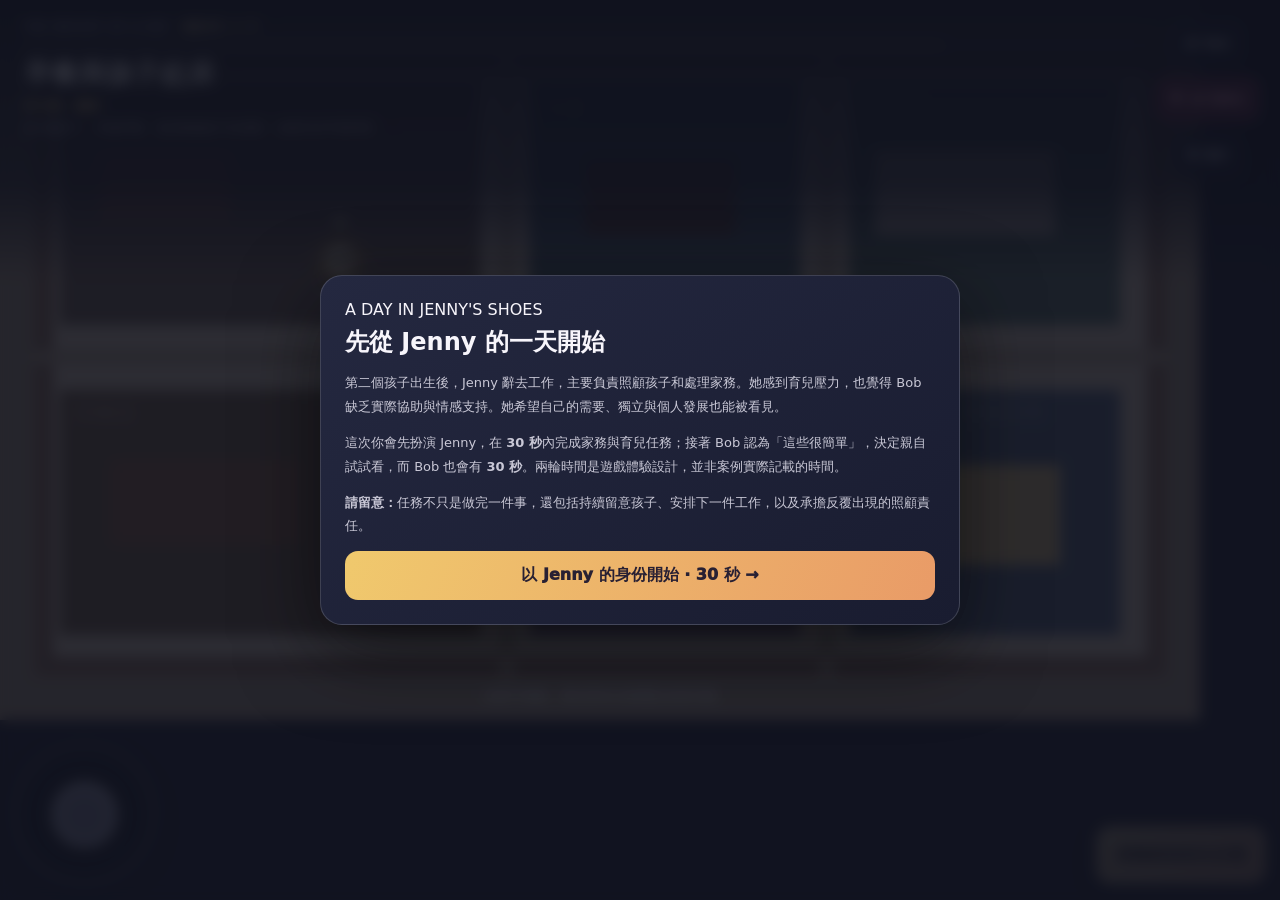
<file: family-scale/index.html>
<!doctype html><html lang="zh-Hant"><head><meta charset="utf-8"><meta name="viewport" content="width=device-width,initial-scale=1,maximum-scale=1,user-scalable=no,viewport-fit=cover"><meta name="theme-color" content="#17192a"><title>一天的重量｜2D 家庭城市探索</title>
<style>
*{box-sizing:border-box}
:root{--ink:#f7f5fb;--muted:#c8c7d5;--gold:#ffd36b;--pink:#f18ab0;--deep:#171a2d}
html,body{margin:0;width:100%;height:100%;overflow:hidden;background:#202234;color:var(--ink);font-family:system-ui,"Noto Sans TC",sans-serif}
button{font:inherit;cursor:pointer;touch-action:manipulation}
#world{position:fixed;inset:0;width:100%;height:100%;touch-action:none}
.hud-shade{position:fixed;z-index:6;top:0;left:0;right:0;height:280px;background:linear-gradient(180deg,rgba(15,18,32,.94) 0%,rgba(15,18,32,.72) 66%,rgba(15,18,32,0) 100%);pointer-events:none}
.hud{position:fixed;z-index:7;top:max(14px,env(safe-area-inset-top));left:18px;width:min(900px,calc(100vw - 108px));pointer-events:none;text-shadow:0 2px 10px #090b17aa}
.meta-row{display:flex;align-items:center;gap:12px;min-width:0}
.brand{font-size:9px;letter-spacing:.19em;font-weight:950;color:#b9b8ca;white-space:nowrap}
.stage{font-size:10px;font-weight:850;color:#f4dca2;white-space:nowrap}
.progress{height:3px;width:100%;margin:9px 0 12px;background:#ffffff30;border-radius:10px;overflow:hidden}
.progress i{display:block;height:100%;background:linear-gradient(90deg,#ed85ad,#ffd36b);width:0;transition:width .25s}
.title{font-size:clamp(19px,2.5vw,27px);font-weight:950;line-height:1.22;letter-spacing:.01em;margin:0 0 7px;color:#fff}
.hint{font-size:12px;color:#ffd989;font-weight:900;line-height:1.4}
.detail{font-size:11px;color:#d1d0dc;line-height:1.5;margin-top:4px;max-width:76ch}
.guide{display:flex;align-items:center;gap:9px;margin:0 0 7px;min-height:31px;pointer-events:none}
.guide-arrow{flex:0 0 28px;width:28px;height:28px;border:1.5px solid #ffd36b;border-radius:50%;display:grid;place-items:center;color:#242033;background:#ffd36b;font-size:19px;font-weight:1000;line-height:1;transform-origin:center;transition:transform .12s;box-shadow:0 0 16px #ffd36b4d}
.guide-copy{min-width:0;display:flex;align-items:baseline;gap:7px;flex-wrap:wrap}
.guide-copy small{font-size:9px;color:#aaa9be;letter-spacing:.12em;font-weight:900}
.guide-copy b{font-size:12px;color:#fff;font-weight:950}
.guide-copy span{font-size:10px;color:#c7c5d4}
.guide.hidden{display:none}
.right{position:fixed;z-index:9;right:13px;top:max(14px,env(safe-area-inset-top));display:flex;align-items:center;flex-direction:column;gap:9px;pointer-events:auto}
.pill{width:46px;height:46px;padding:0;border:1px solid #ffffff35;border-radius:50%;color:#fff;background:rgba(25,28,47,.86);display:flex;align-items:center;justify-content:center;gap:7px;font-size:14px;font-weight:900;box-shadow:0 6px 20px #08091440;backdrop-filter:blur(12px);transition:transform .15s,border-color .15s,background .15s}
.pill:active{transform:scale(.94)}
.pill:hover{border-color:#ffd36b;background:#343148}
#childNeed{color:#ffb2cf;border-color:#df83a65c;background:rgba(92,40,67,.86)}
#pause{color:#d6d5e2}
.ui-icon{font-size:17px;line-height:1}
.button-label{display:none}
.controls{position:fixed;z-index:5;left:14px;right:14px;bottom:calc(16px + env(safe-area-inset-bottom));display:flex;justify-content:space-between;align-items:flex-end;pointer-events:none}
.joy{width:140px;height:140px;border-radius:50%;border:2px solid #ffffff65;background:#17192378;display:grid;place-items:center;touch-action:none;pointer-events:auto;box-shadow:0 8px 24px #08091444}
.knob{width:65px;height:65px;border-radius:50%;border:3px solid #ffffffcc;background:#999bb9df;pointer-events:none;box-shadow:inset 0 2px 8px #fff4}
.action{pointer-events:auto;border:1px solid #fff9;border-radius:15px;padding:15px 20px;background:linear-gradient(145deg,#f5d77e,#eea16c);color:#282032;font-weight:950;min-height:58px;box-shadow:0 8px 24px #08091455}
.action:disabled{opacity:.64;filter:saturate(.55)}
.toast{position:fixed;z-index:10;left:50%;bottom:calc(178px + env(safe-area-inset-bottom));transform:translate(-50%,10px);opacity:0;background:#171923f5;border:1px solid #ffffff28;border-radius:14px;padding:12px 16px;font-size:12px;max-width:min(520px,88vw);text-align:center;line-height:1.55;box-shadow:0 10px 28px #08091466;transition:.2s;pointer-events:none}
.toast.show{opacity:1;transform:translate(-50%,0)}
.overlay{position:fixed;z-index:12;inset:0;display:none;place-items:center;padding:16px;background:#10121ddd;backdrop-filter:blur(7px)}
.overlay.show{display:grid}
.modal{width:min(640px,100%);max-height:90vh;overflow:auto;padding:24px;border-radius:22px;background:linear-gradient(145deg,#242840,#191c30);border:1px solid #ffffff28;box-shadow:0 25px 80px #0008}
.modal h2{margin:7px 0;font-size:24px}
.modal p{font-size:13px;line-height:1.8;color:#c9c8d6}
.primary{width:100%;border:0;border-radius:13px;padding:14px;background:linear-gradient(110deg,#f0c96d,#e99b67);font-weight:950;color:#282033}
.theories{display:grid;grid-template-columns:1fr 1fr;gap:8px}
.theories div{background:#292c43;padding:10px;border-radius:10px;font-size:11px;line-height:1.7}
.theories b{display:block;color:#f3c96f}
.actor{display:none}
@media(min-width:700px){
 .hud{top:20px;left:24px;width:min(920px,calc(100vw - 120px))}
 .right{right:20px;top:20px;gap:10px}
 .pill{width:auto;min-width:46px;padding:0 14px;border-radius:14px;justify-content:flex-start}
 .button-label{display:inline;font-size:11px}
 .ui-icon{font-size:15px}
 .guide{margin-bottom:8px}
 .detail{font-size:12px}
}
@media(max-width:600px){
 .hud-shade{height:255px;background:linear-gradient(180deg,rgba(15,18,32,.96) 0%,rgba(15,18,32,.78) 73%,rgba(15,18,32,0) 100%)}
 .hud{top:max(9px,env(safe-area-inset-top));left:12px;width:calc(100vw - 70px)}
 .meta-row{gap:8px}
 .brand{font-size:8px;letter-spacing:.14em}
 .stage{font-size:9px}
 .progress{margin:7px 0 9px;height:3px}
 .title{font-size:17px;line-height:1.24;margin-bottom:6px;max-width:100%}
 .guide{gap:7px;margin-bottom:6px;min-height:27px}
 .guide-arrow{flex-basis:25px;width:25px;height:25px;font-size:17px}
 .guide-copy{gap:5px}
 .guide-copy small{font-size:8px}
 .guide-copy b{font-size:11px}
 .guide-copy span{font-size:9px}
 .hint{font-size:10px}
 .detail{font-size:10px;line-height:1.4;margin-top:4px;display:-webkit-box;-webkit-box-orient:vertical;-webkit-line-clamp:2;overflow:hidden}
 .right{top:max(10px,env(safe-area-inset-top));right:9px;gap:7px}
 .pill{width:39px;height:39px;min-width:39px}
 .ui-icon{font-size:15px}
 .controls{left:10px;right:10px;bottom:calc(12px + env(safe-area-inset-bottom))}
 .joy{width:116px;height:116px}
 .knob{width:55px;height:55px}
 .action{font-size:11px;padding:12px 13px;min-height:51px;border-radius:13px}
 .toast{bottom:calc(142px + env(safe-area-inset-bottom));font-size:11px}
 .theories{grid-template-columns:1fr}
}
@media(max-height:650px) and (max-width:600px){
 .hud-shade{height:205px}
 .detail{display:none}
 .right{top:max(7px,env(safe-area-inset-top));gap:5px}
 .pill{width:34px;height:34px;min-width:34px}
 .controls{bottom:calc(8px + env(safe-area-inset-bottom))}
 .joy{width:92px;height:92px}
 .knob{width:44px;height:44px}
 .action{min-height:45px}
}

.reflection-overlay{z-index:20;background:rgba(10,12,23,.78);backdrop-filter:blur(12px);padding:18px}
.reflection-panel{position:relative;width:min(760px,100%);max-height:min(88vh,820px);overflow:auto;padding:0;border-radius:26px;background:#f2eee6;color:#29263a;border:1px solid #fff8;box-shadow:0 30px 100px #050611aa}
.reflection-top{padding:20px 25px 17px;background:linear-gradient(115deg,#39334d,#5e506c);color:#fff;position:relative;overflow:hidden}
.reflection-top:after{content:"";position:absolute;width:220px;height:220px;border-radius:50%;right:-80px;top:-115px;border:1px solid #ffffff24;box-shadow:0 0 0 24px #ffffff08,0 0 0 48px #ffffff05}
.reflection-eyebrow{font-size:10px;letter-spacing:.17em;font-weight:950;color:#f4d99b}
.reflection-headline{display:flex;align-items:center;gap:13px;margin-top:10px;position:relative;z-index:1}
.reflection-icon{width:52px;height:52px;flex:0 0 52px;border-radius:17px;background:#ffffff19;border:1px solid #ffffff38;display:grid;place-items:center;font-size:27px}
.reflection-headline h2{margin:0;font-size:clamp(19px,3vw,26px);line-height:1.25;color:white}
.reflection-sub{font-size:11px;color:#e0d9e9;margin-top:5px}
.reflection-body{padding:20px 25px 24px;display:grid;grid-template-columns:1fr 1fr;gap:12px}
.reflection-block{padding:15px 16px;border-radius:17px;background:#fff;border:1px solid #ded8ce;min-width:0}
.reflection-block.full{grid-column:1/-1}
.reflection-label{font-size:9px;letter-spacing:.13em;font-weight:950;color:#82778a;text-transform:uppercase;margin-bottom:7px}
.reflection-text{font-size:13px;line-height:1.75;color:#454052}
.reflection-quote{font-size:15px;line-height:1.65;font-weight:750;color:#393348}
.theory-block{background:#e7e0ef;border-color:#d4c8e1}
.theory-tag{display:inline-flex;align-items:center;gap:6px;border-radius:99px;background:#554467;color:#fff;padding:6px 10px;font-size:10px;font-weight:900;margin-bottom:9px}
.theory-name{font-size:17px;font-weight:950;color:#3c304e;line-height:1.35;margin-bottom:5px}
.theory-copy{font-size:12px;line-height:1.75;color:#50465d}
.reflection-question{border-left:3px solid #c18a50;padding:3px 0 3px 12px;font-size:12px;line-height:1.7;color:#5c4b3c}
.reflection-footer{padding:0 25px 22px;display:flex;align-items:center;justify-content:space-between;gap:12px}
.reflection-footnote{font-size:10px;color:#8b8490;line-height:1.5}
.reflection-next{border:0;border-radius:13px;padding:13px 20px;background:linear-gradient(110deg,#edcf83,#e7a36f);color:#30273b;font-size:13px;font-weight:950;white-space:nowrap;box-shadow:0 5px 15px #76553822}
@media(max-width:600px){
 .reflection-overlay{padding:10px}.reflection-panel{border-radius:21px;max-height:91vh}
 .reflection-top{padding:16px 17px 14px}.reflection-icon{width:43px;height:43px;flex-basis:43px;font-size:23px;border-radius:14px}
 .reflection-headline{gap:10px;margin-top:8px}.reflection-headline h2{font-size:19px}.reflection-sub{font-size:10px}
 .reflection-body{padding:13px;grid-template-columns:1fr;gap:9px}.reflection-block{padding:12px 13px;border-radius:14px}.reflection-block.full{grid-column:auto}
 .reflection-text{font-size:12px;line-height:1.65}.reflection-quote{font-size:13px}.theory-name{font-size:15px}.theory-copy{font-size:11px}
 .reflection-footer{padding:0 13px 14px;align-items:stretch;flex-direction:column}.reflection-footnote{font-size:9px}.reflection-next{width:100%;padding:13px}
}
.timer{display:inline-flex;align-items:center;gap:7px;padding:7px 12px;border:1px solid #ffffff38;border-radius:99px;background:rgba(24,27,46,.9);color:#fff;font-size:13px;font-weight:950;font-variant-numeric:tabular-nums;letter-spacing:.06em;box-shadow:0 5px 18px #08091444}
.timer.hidden{display:none}.timer:before{content:"◷";font-size:15px;color:#f5d77e}.timer.urgent{background:#6f2838;border-color:#ff8c9e;animation:timerPulse .7s infinite alternate}.timer.urgent:before{color:#ffbdc5}
@keyframes timerPulse{from{box-shadow:0 0 0 0 #ff718733}to{box-shadow:0 0 0 5px #ff718722}}
.dialog-overlay{z-index:22;background:rgba(10,12,23,.82);backdrop-filter:blur(12px);padding:16px}.dialog-card{width:min(680px,100%);max-height:90vh;overflow:auto;border-radius:25px;background:#f2eee6;color:#302b3d;box-shadow:0 28px 90px #0009;border:1px solid #fff8}
.dialog-head{padding:21px 24px 18px;background:linear-gradient(120deg,#3c344f,#65536f);color:#fff}.dialog-kicker{font-size:10px;letter-spacing:.17em;font-weight:950;color:#f5dca1}.dialog-head h2{font-size:clamp(21px,3vw,28px);line-height:1.25;margin:7px 0 0}
.dialog-body{padding:19px 22px;display:flex;flex-direction:column;gap:11px}.dialog-line{display:grid;grid-template-columns:74px 1fr;gap:11px;align-items:start}.dialog-speaker{font-size:11px;font-weight:950;color:#6c5a78;padding-top:10px}.dialog-bubble{border-radius:16px;background:#fff;border:1px solid #e2dcd3;padding:12px 15px;font-size:13px;line-height:1.75;color:#474151}
.dialog-line.bob .dialog-bubble{background:#e7f1f1;border-color:#cbdede}.dialog-line.jenny .dialog-bubble{background:#f7eaf0;border-color:#ecd5df}.dialog-line.worker .dialog-bubble{background:#eee8f5;border-color:#ded3e9}
.dialog-foot{padding:0 22px 22px}.dialog-button{width:100%;border:0;border-radius:14px;padding:14px 18px;background:linear-gradient(110deg,#edcf83,#e7a36f);color:#30273b;font-size:13px;font-weight:950}
@media(max-width:600px){.timer{padding:6px 9px;font-size:11px;gap:5px}.dialog-overlay{padding:10px}.dialog-card{border-radius:20px;max-height:92vh}.dialog-head{padding:16px 17px 14px}.dialog-head h2{font-size:20px}.dialog-body{padding:13px;gap:8px}.dialog-line{grid-template-columns:56px 1fr;gap:7px}.dialog-speaker{font-size:10px}.dialog-bubble{font-size:12px;line-height:1.65;padding:10px 12px}.dialog-foot{padding:0 13px 14px}}

.mini-overlay{z-index:24;background:rgba(9,12,22,.86);backdrop-filter:blur(13px);padding:14px}
.mini-card{width:min(620px,100%);max-height:92vh;overflow:auto;border-radius:25px;background:#f4f0e8;color:#302b3d;border:1px solid #ffffff55;box-shadow:0 28px 90px #000a}
.mini-head{padding:20px 23px 17px;background:linear-gradient(120deg,#284957,#416a70);color:#fff}
.mini-kicker{font-size:10px;letter-spacing:.16em;font-weight:950;color:#f5dca1}
.mini-head h2{font-size:clamp(21px,3vw,27px);line-height:1.25;margin:8px 0 5px}
.mini-head p{font-size:12px;line-height:1.6;color:#e0eceb;margin:0}
.mini-timer{float:right;border-radius:99px;padding:7px 11px;background:#182e3a;color:#ffe4a5;font-size:13px;font-weight:950;font-variant-numeric:tabular-nums}
.mini-body{padding:19px 22px;display:flex;flex-direction:column;gap:12px}
.mini-progress{font-size:11px;font-weight:900;color:#776d80;display:flex;justify-content:space-between}
.mini-choices{display:grid;grid-template-columns:1fr;gap:9px}
.mini-choice{display:flex;align-items:center;gap:13px;text-align:left;padding:13px 15px;border-radius:15px;border:1px solid #ddd6cb;background:#fff;color:#3f3948;font-size:13px;font-weight:850;line-height:1.5}
.mini-choice .emoji{font-size:25px;width:34px;text-align:center;flex:0 0 34px}
.mini-choice:disabled{opacity:.48}
.mini-choice.done{background:#e2efe7;border-color:#a7c8b2;color:#315b43}
.mini-choice .tick{margin-left:auto;font-size:17px}
.mini-feedback{min-height:42px;border-radius:13px;background:#e9e3ef;padding:11px 13px;font-size:12px;line-height:1.65;color:#51445e}
.mini-foot{padding:0 22px 21px}
.mini-result{display:none;border-radius:15px;padding:13px 15px;background:#e4eee9;color:#315b43;font-size:13px;line-height:1.7}
.mini-result.show{display:block}
.mini-next{width:100%;border:0;border-radius:14px;padding:14px 18px;background:linear-gradient(110deg,#edcf83,#e7a36f);color:#30273b;font-size:13px;font-weight:950}
@media(max-width:600px){.mini-overlay{padding:9px}.mini-card{border-radius:20px;max-height:94vh}.mini-head{padding:16px 17px 14px}.mini-body{padding:13px;gap:9px}.mini-choice{padding:11px 12px;font-size:12px}.mini-foot{padding:0 13px 14px}}
.mini-choices{display:grid;grid-template-columns:1fr;gap:9px}.mini-choice{display:flex;align-items:center;gap:13px;text-align:left;padding:13px 15px;border-radius:15px;border:1px solid #ddd6cb;background:#fff;color:#3f3948;font-size:13px;font-weight:850;line-height:1.5;cursor:pointer}.mini-choice .emoji{font-size:25px;width:34px;text-align:center;flex:0 0 34px}.mini-choice:disabled{opacity:.48}.mini-choice.done{background:#e2efe7;border-color:#a7c8b2;color:#315b43}.mini-choice.wrong{background:#f7e7e4;border-color:#dfb6ac}.mini-choice .tick{margin-left:auto;font-size:17px}
.role-switch-hint{position:fixed;top:calc(env(safe-area-inset-top,0px) + 14px);left:14px;z-index:12;max-width:min(270px,68vw);padding:10px 13px;border-radius:14px;background:rgba(38,31,52,.94);border:1px solid #f0d38a;color:#fff;box-shadow:0 8px 25px #0005;pointer-events:none;display:flex;flex-direction:column;gap:3px}.role-switch-hint b{font-size:12px;color:#f3d68d}.role-switch-hint span{font-size:10px;line-height:1.45;color:#eee8f4}.role-switch-hint.hidden{display:none}
</style></head><body><canvas id="world"></canvas>
<div class="hud-shade"></div>
<div class="hud">
 <div class="meta-row"><span class="brand">THE WEIGHT OF A DAY</span><span class="stage" id="num">FAMILY DAY</span><span class="timer hidden" id="timer">00:30</span></div>
 <div class="progress"><i id="bar"></i></div>
 <div class="title" id="title">先看見 Jenny 的一天</div>
 <div class="guide hidden" id="guide"><div class="guide-arrow" id="guideArrow">➤</div><div class="guide-copy"><small>目的地</small><b id="guideName">廚房</b><span id="guideDistance">開始後顯示方向</span></div></div>
 <div class="hint" id="hint">準備進入家中</div>
 <div class="detail" id="detail"></div>
</div>
<div class="right">
 <button class="pill" id="person" aria-label="切換角色" title="切換角色"><span class="ui-icon">⇄</span><span class="button-label" id="personLabel">Bob</span></button>
 <button class="pill" id="childNeed" aria-label="孩子需要你" title="孩子需要你"><span class="ui-icon">♥</span><span class="button-label">孩子需要你</span></button>
 <button class="pill" id="pause" aria-label="暫停" title="暫停"><span class="ui-icon">Ⅱ</span><span class="button-label">暫停</span></button>
</div>
<div class="role-switch-hint hidden" id="roleSwitchHint"><b>下一段需要 Jenny</b><span>請切換至 Jenny，再前往社工會談室</span></div>
<div class="actor" id="actor">2D 家庭場景｜Bob 的視角</div>
<div class="controls"><div class="joy" id="joy"><div class="knob" id="knob"></div></div><button class="action" id="act" disabled>接近黃色標記後互動</button></div><div class="toast" id="toast"></div>
<div class="overlay show" id="intro"><div class="modal"><div class="kicker">A DAY IN JENNY'S SHOES</div><h2>先從 Jenny 的一天開始</h2><p>第二個孩子出生後，Jenny 辭去工作，主要負責照顧孩子和處理家務。她感到育兒壓力，也覺得 Bob 缺乏實際協助與情感支持。她希望自己的需要、獨立與個人發展也能被看見。</p><p>這次你會先扮演 Jenny，在 <b>30 秒</b>內完成家務與育兒任務；接著 Bob 認為「這些很簡單」，決定親自試試看，而 Bob 也會有 <b>30 秒</b>。兩輪時間是遊戲體驗設計，並非案例實際記載的時間。</p><p><b>請留意：</b>任務不只是做完一件事，還包括持續留意孩子、安排下一件工作，以及承擔反覆出現的照顧責任。</p><button class="primary" id="start">以 Jenny 的身份開始 · 30 秒 →</button></div></div>
<div class="overlay" id="pauseBox"><div class="modal"><h2>暫停一下</h2><p>準備好後繼續探索。</p><button class="primary" id="resume">繼續</button></div></div>
<div class="overlay" id="childNeedBox"><div class="modal"><div class="kicker">FAMILY REMINDER</div><h2>孩子需要你</h2><p id="childNeedText">孩子需要你的陪伴與照顧。請先查看目前的任務。</p><button class="primary" id="childNeedClose">我知道了，繼續照顧</button></div></div>
<div class="overlay reflection-overlay" id="reflection">
 <section class="reflection-panel" role="dialog" aria-modal="true" aria-labelledby="reflectionTitle">
  <header class="reflection-top"><div class="reflection-eyebrow" id="reflectionEyebrow">TASK COMPLETE · FAMILY DAY</div>
   <div class="reflection-headline"><div class="reflection-icon" id="reflectionIcon">🧹</div><div><h2 id="reflectionTitle">整理客廳與收拾玩具</h2><div class="reflection-sub" id="reflectionSub">10:00 · 客廳</div></div></div>
  </header>
  <div class="reflection-body">
   <div class="reflection-block full"><div class="reflection-label" id="storyLabel">你剛剛經歷的事</div><div class="reflection-text" id="reflectionStory"></div></div>
   <div class="reflection-block"><div class="reflection-label" id="quoteLabel">Bob 的發現</div><div class="reflection-quote" id="reflectionQuote"></div></div>
   <div class="reflection-block theory-block"><div class="reflection-label">理論視角</div><div class="theory-tag">✦ FEMINIST LENS</div><div class="theory-name" id="reflectionTheory"></div><div class="theory-copy" id="reflectionTheoryCopy"></div></div>
   <div class="reflection-block full"><div class="reflection-label">停一停，想一想</div><div class="reflection-question" id="reflectionQuestion"></div></div>
  </div>
  <footer class="reflection-footer"><div class="reflection-footnote">理論不是替角色下判斷，而是幫助我們看見日常背後的性別分工與權力關係。</div><button class="reflection-next" id="reflectionNext">繼續下一個任務 →</button></footer>
 </section>
</div>
<div class="overlay dialog-overlay" id="middleTalk"><section class="dialog-card"><header class="dialog-head"><div class="dialog-kicker">A CONVERSATION AT HOME · AFTER JENNY'S TURN</div><h2>「這些事情有這麼難嗎？」</h2></header><div class="dialog-body"><div class="dialog-line jenny"><div class="dialog-speaker">Jenny</div><div class="dialog-bubble">這些事情每天都會重複。做完早餐，還要留意孩子、收拾、洗衣；有時候我才剛坐下，孩子又有需要。我不是只做一件事，而是一直要記住下一件事。</div></div><div class="dialog-line bob"><div class="dialog-speaker">Bob</div><div class="dialog-bubble">我可以做啊。這些事情看起來很簡單，我試一次就知道了。</div></div><div class="dialog-line jenny"><div class="dialog-speaker">Jenny</div><div class="dialog-bubble">那你試試看吧。我不是要跟你比誰比較辛苦，只是希望你也能看見，照顧和家務實際上需要多少時間和心力。</div></div></div><div class="dialog-foot"><button class="dialog-button" id="bobTry">換 Bob 試試看 · 30 秒 →</button></div></section></div>
<div class="overlay dialog-overlay" id="finalTalk"><section class="dialog-card"><header class="dialog-head"><div class="dialog-kicker">SOCIAL WORKER'S ROOM · FAMILY CONVERSATION</div><h2>Bob 終於看見 Jenny 的一天</h2></header><div class="dialog-body"><div class="dialog-line worker"><div class="dialog-speaker">社工</div><div class="dialog-bubble">Bob，經過兩次體驗和今天的討論，你現在怎麼看待家中的照顧與分工？</div></div><div class="dialog-line bob"><div class="dialog-speaker">Bob</div><div class="dialog-bubble">我以前覺得這些事情很簡單，還以為只要安排好就可以。我錯了。你每天不只是做家務，還要一直留意孩子的需要、安撫他們、安排下一件事，幾乎沒有真正的下班時間。你真的很累。</div></div><div class="dialog-line jenny"><div class="dialog-speaker">Jenny</div><div class="dialog-bubble">我需要的不只是你說理解，而是實際分擔。我也希望能繼續上課，保留自己的發展空間。</div></div><div class="dialog-line bob"><div class="dialog-speaker">Bob</div><div class="dialog-bubble">我願意在你上課時照顧孩子，也想和你一起重新安排家務與育兒。我知道這不是一次就能解決的事，我們可以定期談談，看分工是否公平。</div></div><div class="dialog-line worker"><div class="dialog-speaker">社工</div><div class="dialog-bubble">這是一個新的開始。接下來仍要持續檢視雙方的休息、個人時間和親職參與，再按需要調整。</div></div></div><div class="dialog-foot"><button class="dialog-button" id="finalContinue">回顧女性主義觀點與處遇 →</button></div></section></div>
<div class="overlay mini-overlay" id="miniGame"><section class="mini-card" role="dialog" aria-modal="true" aria-labelledby="miniTitle"><header class="mini-head"><span class="mini-timer" id="miniTimer">00:08</span><div class="mini-kicker" id="miniKicker">BOB'S QUICK CHALLENGE</div><span class="mini-game-tag" id="miniType">MINI GAME 1 / 9</span><h2 id="miniTitle">一日中的小挑戰</h2><p id="miniPrompt">完成這個小遊戲，看看照顧工作需要哪些判斷。</p></header><div class="mini-body"><div class="mini-progress"><span id="miniProgress">進度 0 / 3</span><span id="miniInstruction">依提示完成挑戰</span></div><div class="mini-choices" id="miniChoices"></div><div class="mini-feedback" id="miniFeedback">開始挑戰。</div><div class="mini-result" id="miniResult"></div></div><footer class="mini-foot"><button class="mini-next" id="miniNext" style="display:none">繼續 Bob 的家務挑戰 →</button></footer></section></div><div class="overlay" id="end"><div class="modal"><div class="kicker">CASE JOURNEY COMPLETE</div><h2>看見彼此，才有新的可能。</h2><p>你先以 Jenny 的身份進行 30 秒家務挑戰，再讓 Bob 用同樣的 30 秒嘗試同一組工作，之後進入個別會談與家庭協商。限時是遊戲體驗設計，不是案例實際時間。案例中的處遇方向包括 Bob 在 Jenny 上課期間照顧孩子；這是重要改變，但不能推論所有不平等已經消失，仍需持續追蹤。</p><h3>五個女性主義鏡頭</h3><div class="theories"><div><b>自由主義女性主義</b>Jenny 是否有進修、工作與個人發展的機會？</div><div><b>基進女性主義</b>家庭權力與照顧責任是否受到父權角色影響？</div><div><b>社會主義女性主義</b>有薪與無酬勞動如何被衡量？</div><div><b>文化女性主義</b>關懷與照顧是否受到肯定，而非被視為女性天職？</div><div><b>後現代女性主義</b>「男主外、女主內」如何透過家庭經驗與文化期待被建構？</div></div><h3>整合女性主義處遇六步驟</h3><p>1. 了解家庭處境與需求；2. 透過家務日記讓付出與不平等變得可見；3. 挑戰傳統性別觀念；4. 協商新的家庭分工；5. 支持雙方自主發展；6. 持續追蹤與調整。案例中 Bob 同意在 Jenny 上課期間照顧孩子，但仍需持續檢視分工是否公平。</p><button class="primary" id="again">再玩一次</button></div></div>
<script>
const $=id=>document.getElementById(id),c=$('world'),g=c.getContext('2d');let w=innerWidth,h=innerHeight,dpr=1,scene='home',started=false,paused=false,finished=false,idx=0,toastT=0,joy={x:0,y:0},keys={},cam={x:0,y:0},p={x:480,y:470},pointer=null;
let runPhase='jenny',phaseActive=false,phaseDuration=30,phaseRemaining=30,phaseCompleted=0,childNeedPaused=false;
let miniGameActive=false,miniGameRemaining=8,miniGameStep=0,miniGameFinished=false,miniGameTaskIndex=0,miniGameSelected=[];
const home=[['07:00','早餐與孩子起床','廚房',340,260,'🍳','孩子醒來了。準備早餐、留意兩個孩子的需要，也要安排早晨時間。','「原來早上不是只做一頓早餐，還要同時安排時間和照顧孩子。」','社會主義女性主義｜無酬勞動','家務與育兒維持家庭運作，卻沒有薪水標籤。不能只用收入衡量家庭成員的貢獻。'],['08:30','照顧孩子、安撫與陪伴','客廳',650,260,'🧸','孩子需要陪伴，也可能哭鬧或突然需要你。你要持續觀察、回應和安撫。','「真正的照顧需要投入注意力，也需要情感支持。」','文化女性主義｜關懷的價值','關懷與關係維繫是重要的家庭勞動，不應因沒有薪水而被低估。'],['10:00','整理客廳與收拾玩具','客廳',650,440,'🧹','玩具散落一地，生活空間需要整理。家務不是做一次便結束，而是持續出現。','「家務不是偶爾幫忙，而是反覆發生、需要有人持續負責。」','基進女性主義｜私領域性別角色','檢視為何照顧與整理容易被認為是母親的責任，以及傳統性別角色如何在家庭日常中運作。'],['11:30','洗衣、晾衣與整理衣物','洗衣區',950,260,'🧺','衣服要分類、清洗、晾曬，之後還要收回和整理。','「每一項家務都有流程。若我沒有做，工作不會消失，只會留給 Jenny。」','社會主義女性主義｜家務日記','家務日記能把工作內容具體記錄下來，讓無酬勞動變得可討論。'],['13:00','準備午餐與清理廚房','廚房',340,260,'🥘','準備食物、照顧孩子用餐，飯後還要清理桌面和廚具。','「我做完一餐，才發現後面還有清潔、收拾和孩子的需要。」','文化女性主義｜照顧與合作','家庭福祉不只靠收入，也靠照顧、合作與關係維繫。'],['15:00','孩子需要你，休息被打斷','遊戲區',650,440,'🧩','你原本想休息，但孩子又需要協助。照顧者很難完全按照自己的時間表生活。','「Jenny 需要的不只是口頭安慰，而是實際分擔。」','自由主義女性主義｜個人選擇','當照顧責任集中在 Jenny 身上，她進修、工作和個人發展的選擇可能受到限制。'],['17:30','晚餐、收拾與家務收尾','廚房',340,260,'🍽️','晚餐時間到了。你要安排用餐、照顧孩子，也要收拾餐桌和清潔廚房。','「我有工作的壓力，也想做個好父親；但 Jenny 的工作可能沒有明確下班時間。」','後現代女性主義｜性別角色建構','雙方原生家庭都呈現父親賺錢、母親持家的模式，影響兩人對母職與父職的想像。'],['19:00','睡前照顧與準備明天','孩子房間',950,440,'🌙','陪孩子準備睡覺、安撫情緒，再把明天需要的東西整理好。','「Jenny 的疲累不是因為她不會安排時間，而是她長期承擔大量工作。」','整合女性主義｜平等協商','改變需要共同承擔照顧、讓 Jenny 有個人發展時間，並持續評估分工是否公平。'],['20:00','Jenny 去上課，Bob 接手照顧孩子','學習空間',950,440,'📚','Jenny 要去上課。你要自己照顧孩子，讓她有真正可以用來學習和發展的時間。','「支持 Jenny 不只是說我支持她上課，而是要實際安排時間。」','自由主義女性主義｜機會平等','案例結果：Bob 同意在 Jenny 上課期間照顧孩子，讓她能參與課程並取得個人發展空間。']];
const city=[['個別會談：理解 Bob 的壓力','前往城市中的社工會談室',1420,390,'Bob','Bob 是唯一經濟來源，承受經濟責任，也想成為盡責父親，卻覺得工作讓自己沒有足夠時間陪伴孩子。','文化與基進女性主義：看見父職期待與家庭性別角色，也不忽略 Bob 真實的經濟壓力。'],['個別會談：聽見 Jenny 的需要','切換至 Jenny，前往會談室',1420,390,'Jenny','Jenny 主要負責育兒與家務，感到缺乏實際協助與情感支持，也擔心個人發展和獨立。','自由主義女性主義：關注 Jenny 是否仍有進修、工作與個人發展的選擇。'],['家庭協商：建立新的育兒安排','回到家庭，重新協商分工',480,470,'Bob','雙方父母都呈現父親賺錢、母親持家的家庭模式。現在兩人要反思這些期待，並持續檢視新的照顧安排是否公平。','整合處遇：共同對話、重新協商分工，並持續追蹤與調整。']];
function resize(){dpr=Math.min(devicePixelRatio||1,2);w=innerWidth;h=innerHeight;c.width=w*dpr;c.height=h*dpr;c.style.width=w+'px';c.style.height=h+'px'}addEventListener('resize',resize);resize();
function target(){if(finished)return null;if(scene==='home'){const t=home[idx];return t?{x:t[3],y:t[4]}:null}const t=city[idx];return t?{x:t[2],y:t[3]}:null}
function distance(a,b){return Math.hypot(a.x-b.x,a.y-b.y)}function close(){return started&&target()&&distance(p,target())<75}
function say(s){$('toast').textContent=s;$('toast').classList.add('show');toastT=3}
function updateHud(){
 const timed=phaseActive&&scene==='home',total=home.length+city.length,done=scene==='home'?idx:home.length+idx,t=scene==='home'?home[idx]:city[idx],goal=target(),near=close();
 $('num').textContent=timed?(runPhase==='jenny'?'JENNY｜家庭體驗':'BOB｜家庭體驗')+' · '+Math.min(idx+1,home.length)+' / '+home.length:scene==='home'?'家庭日常｜'+Math.min(idx+1,home.length)+' / '+home.length:'城市探索｜'+Math.min(idx+1,city.length)+' / '+city.length;
 $('timer').classList.toggle('hidden',!timed);$('timer').classList.toggle('urgent',timed&&phaseRemaining<=10);if(timed){const secs=Math.max(0,Math.ceil(phaseRemaining));$('timer').textContent='00:'+String(secs).padStart(2,'0')}
 $('title').textContent=finished?'旅程完成':scene==='home'?(t?t[1]:'家庭日常完成'):(t?t[0]:'城市探索完成');
 $('hint').textContent=timed?(runPhase==='jenny'?'Jenny 的日常挑戰 · 30 秒':'Bob 的日常挑戰 · 30 秒'):finished?'今天的家庭旅程完成了。':scene==='home'?(t?t[0]+' · '+t[2]:'即將進入城市探索'):(t?t[1]:'旅程完成');
 $('detail').textContent=timed?(t?t[6]:'這一輪的家務已完成。'):finished?'今天的家庭旅程完成了。':scene==='home'?(t?t[6]:''):(t?t[5]:'');
 $('bar').style.width=(timed?idx/home.length*100:Math.min(done,total)/total*100)+'%';
 $('act').disabled=!near||paused||finished;$('act').textContent=near?'✦ 已抵達｜完成這項工作':'跟隨箭頭前往目標';
 $('actor').textContent=scene==='home'?'家中體驗｜'+activePerson+' 的視角':'城市探索｜個案會談與協商';
 $('roleSwitchHint').classList.toggle('hidden',!(scene==='city'&&idx===1&&activePerson!=='Jenny'));
 $('guide').classList.toggle('hidden',!started||finished||paused||!goal);
 if(goal){const dx=goal.x-p.x,dy=goal.y-p.y,angle=Math.atan2(dy,dx)*180/Math.PI;$('guideArrow').style.transform='rotate('+angle+'deg)';$('guideName').textContent=scene==='home'?home[idx][2]:(city[idx][1].replace(/^前往/,'').replace(/^切換至Jenny，/,'')||'任務地點');$('guideDistance').textContent=near?'已到達目的地，可以按下互動':distance(p,goal)<170?'目標就在附近':'依箭頭方向移動，前往目前任務'}
}
let pendingReflection=null;
function showReflection(type,t){
 paused=true;pendingReflection={type,task:t};
 if(type==='home'){
  $('reflectionEyebrow').textContent='TASK COMPLETE · FAMILY DAY';$('reflectionIcon').textContent=t[5];$('reflectionTitle').textContent=t[1];$('reflectionSub').textContent=t[0]+' · '+t[2];
  $('storyLabel').textContent='你剛剛經歷的事';$('reflectionStory').textContent=t[6];
  if(phaseActive&&runPhase==='jenny'){
   $('quoteLabel').textContent='Bob 原本的態度';
   $('reflectionQuote').textContent='「這些不就是每天都要做的家務嗎？整理一下、照顧孩子，應該很快就能完成吧。」';
  }else if(phaseActive&&runPhase==='bob'){
   const bobAfter=['「原來準備早餐還要同時留意孩子、安排時間，並不是把食物做好就結束。」','「孩子哭了，我要停下手邊的事，先理解他的需要。照顧也包括情緒上的陪伴。」','「玩具很快又會散落。整理不是一次完成，而是每天反覆出現的工作。」','「洗衣要分類、清洗、晾曬和收好；每一步都要記得，事情才算完成。」','「準備一餐之後還有照顧孩子用餐、清潔和收拾，原來工作是一連串的。」','「我才坐下來就被打斷。Jenny 的休息時間，原來也常常是這樣被切碎。」','「晚餐不是只負責煮好，還要清潔、收拾和照顧孩子。我應該主動分擔。」','「孩子睡前還有很多事要做。即使他睡著了，照顧者還在安排明天。」','「如果我要讓 Jenny 去上課，就必須真的接手照顧，而不是讓她一邊上課一邊操心。」'];
   $('quoteLabel').textContent='Bob 親身體驗後的反思';
   $('reflectionQuote').textContent=bobAfter[idx]||'「我現在明白，這些工作並沒有我想像中簡單。」';
  }else{
   $('quoteLabel').textContent='家庭日常中的觀察';
   $('reflectionQuote').textContent=t[7];
  }
  const parts=t[8].split('｜');$('reflectionTheory').textContent=parts[0]||t[8];$('reflectionTheoryCopy').textContent=(parts[1]?parts[1]+'。':'')+t[9];
  $('reflectionQuestion').textContent='如果這項工作長期只由 Jenny 承擔，她的休息、個人選擇與發展空間會受到什麼影響？';$('reflectionNext').textContent='繼續下一個任務 →';
 }else{
  $('reflectionEyebrow').textContent='CONVERSATION INSIGHT · CITY';$('reflectionIcon').textContent='💬';$('reflectionTitle').textContent=t[0];$('reflectionSub').textContent='社工會談與家庭協商';
  $('storyLabel').textContent='這段會談需要看見的處境';$('reflectionStory').textContent=t[5];$('quoteLabel').textContent='社工觀察焦點';$('reflectionQuote').textContent='不要急著把問題歸咎於其中一個人；先理解雙方的壓力、需要，以及家庭角色如何形成。';
  const parts=t[6].split('：');$('reflectionTheory').textContent=parts[0]||'女性主義觀點';$('reflectionTheoryCopy').textContent=parts.slice(1).join('：')||t[6];
  $('reflectionQuestion').textContent='在這段對話中，社工如何同時理解 Bob 的壓力、聽見 Jenny 的需要，並協助兩人建立更公平的安排？';$('reflectionNext').textContent='繼續下一段會談 →';
 }
 $('reflection').classList.add('show');
}
function showRunDebrief(who,count){
 paused=true;phaseActive=false;phaseCompleted=count;const jenny=who==='jenny';
 $('reflectionEyebrow').textContent=jenny?'JENNY’S DAY · 30-SECOND EXPERIENCE':'BOB’S TURN · 30-SECOND EXPERIENCE';
 $('reflectionIcon').textContent=jenny?'🧺':'⏱️';
 $('reflectionTitle').textContent=jenny?'30 秒到了。還有工作沒有完成。':'30 秒到了。原來時間真的不夠用。';
 $('reflectionSub').textContent=(jenny?'Jenny':'Bob')+' 完成 '+count+' / '+home.length+' 項任務 · 限時體驗';
 $('storyLabel').textContent='這一輪發生了什麼';
 $('reflectionStory').textContent=jenny?'你剛剛嘗試在短時間內完成早餐、照顧孩子、整理、洗衣和其他家庭工作。即使時間到了，未完成的工作也不會自動消失；照顧責任仍然留在家庭裡。':'Bob 也用自己的方式嘗試同一組工作，和 Jenny 一樣有 30 秒。這個挑戰讓他開始看見：家務不只是單一任務，還包括持續留意孩子、安排先後次序，以及在不同需要之間切換。';
 $('quoteLabel').textContent=jenny?'Jenny 的處境':'Bob 開始理解';
 $('reflectionQuote').textContent=jenny?'「我不是只做一件事。我還要記得下一件事，並隨時回應孩子的需要。」':'「我以前把這些事看得太簡單。親自做過才知道，家務和育兒需要一直留意、記住和安排。我之前低估了 Jenny 的付出，這是我不對。」';
 $('reflectionTheory').textContent=jenny?'社會主義女性主義｜看見無酬勞動':'基進女性主義｜檢視私領域中的性別角色';
 $('reflectionTheoryCopy').textContent=jenny?'家務與育兒維持家庭運作，卻沒有薪水標籤。透過記錄工作內容與時間，才能讓無酬勞動變得可見，也讓雙方有基礎討論分工。':'當照顧容易被視為母親自然應負的責任，家庭中的性別角色便可能被當成理所當然。重點不是責怪 Bob，而是檢視傳統期待如何影響雙方的分工與理解。';
 $('reflectionQuestion').textContent=jenny?'如果這些工作每天重複發生，而且同時需要照顧孩子，Jenny 還能有多少休息與個人發展時間？':'如果 Bob 只完成部分工作，是否代表 Jenny 平常承擔的工作量也應該被重新看見，而不是被視為「很簡單」？';
 $('reflectionNext').textContent=jenny?'聽聽 Bob 怎麼說 →':'前往社工會談室 →';
 pendingReflection={type:jenny?'jennyDebrief':'bobDebrief'};$('reflection').classList.add('show');
}
function finishTimedPhase(){if(!phaseActive)return;const who=runPhase,count=idx;phaseActive=false;phaseRemaining=0;showRunDebrief(who,count)}
function startBobRun(){$('middleTalk').classList.remove('show');runPhase='bob';phaseDuration=30;phaseRemaining=30;phaseActive=true;phaseCompleted=0;idx=0;scene='home';activePerson='Bob';$('personLabel').textContent='Bob';$('person').setAttribute('aria-label','目前角色：Bob；計時挑戰中');p.x=480;p.y=470;paused=false;updateHud()}
function startCityJourney(){runPhase='city';phaseActive=false;phaseRemaining=0;scene='city';idx=0;activePerson='Bob';$('personLabel').textContent='Bob';$('person').setAttribute('aria-label','目前角色：Bob；點擊切換');p.x=480;p.y=470;paused=false;updateHud();say('接下來進入城市，完成個別會談與家庭協商。')}
function showFinalConversation(){paused=true;p.x=1420;p.y=390;scene='city';$('finalTalk').classList.add('show');updateHud()}
const bobMiniGames=[
{type:'SEQUENCE · 早餐流程',title:'早餐時間，先做哪一步？',prompt:'孩子已經起床。請把早晨的三個步驟排出合理次序。',instruction:'依序選擇 1 → 2 → 3',mode:'sequence',items:[['🧼','先洗手並準備餐具','wash'],['🥣','準備早餐','food'],['🧒','陪孩子用餐並留意需要','care']],answer:['wash','food','care'],explain:'早餐不只是把食物端上桌，還包括準備、照顧與陪伴。'},
{type:'SINGLE CHOICE · 情緒照顧',title:'孩子哭了，你怎樣回應？',prompt:'孩子突然哭起來。哪一個回應最能先理解孩子的需要？',instruction:'選出最合適的回應',mode:'single',items:[['💬','先蹲下來安撫，了解孩子怎麼了','listen'],['📺','立刻打開電視讓孩子安靜','tv'],['🚪','先離開，等孩子自己停止','leave']],answer:['listen'],explain:'照顧不只是完成任務，也包括情緒回應與持續的注意力。'},
{type:'SORTING · 收拾客廳',title:'玩具散落一地，整理分類！',prompt:'把三樣物品放回正確位置。請依序完成分類。',instruction:'依序選擇正確的收納位置',mode:'sequence',items:[['🧸','玩偶 → 玩具箱','toy'],['📚','故事書 → 書架','book'],['👕','孩子衣物 → 衣物籃','clothes']],answer:['toy','book','clothes'],explain:'整理工作看似簡單，卻需要分類、記住物品位置，並反覆維持生活空間。'},
{type:'MATCHING · 洗衣分類',title:'洗衣前先分類！',prompt:'不同衣物需要不同處理。找出這次應該分開處理的深色衣物。',instruction:'選出所有深色衣物（共 2 件）',mode:'multi',items:[['👖','深色牛仔褲','dark1'],['👚','白色上衣','white'],['🧦','黑色襪子','dark2']],answer:['dark1','dark2'],explain:'家務包含判斷、分類和後續流程，不只是按下洗衣機按鈕。'},
{type:'SEQUENCE · 午餐準備',title:'午餐流程大考驗',prompt:'要準備午餐又要照顧孩子，請排出安全又合理的流程。',instruction:'依序選擇 1 → 3',mode:'sequence',items:[['🧼','先洗手、整理食材','hands'],['🍳','準備並煮熟食物','cook'],['🍽️','確認孩子安全後一起用餐','serve']],answer:['hands','cook','serve'],explain:'照顧工作常要把安全、準備、用餐和善後連在一起安排。'},
{type:'PRIORITY · 休息被打斷',title:'你終於坐下，孩子又需要你',prompt:'你正準備休息，孩子說不舒服，旁邊還有未摺的衣服和待回覆訊息。',instruction:'選出現在最需要先處理的事情',mode:'single',items:[['🧒','先了解孩子哪裡不舒服','childneed'],['🧺','立刻摺完所有衣服','fold'],['📱','先回覆不急的訊息','message']],answer:['childneed'],explain:'照顧者的休息常被突發需要打斷；工作可以延後，但孩子的即時需要要先被看見。'},
{type:'TASK SPLIT · 晚餐分工',title:'晚餐時間，怎樣分工才公平？',prompt:'晚餐後還有餐桌、廚房和孩子要照顧。選出 Bob 應主動承擔的兩項工作。',instruction:'選擇兩項實際分擔，不是口頭幫忙',mode:'multi',items:[['🧽','清理餐桌與廚房','kitchen'],['🧒','陪孩子並處理睡前準備','kids'],['🗣️','只說「有需要再叫我」','offer']],answer:['kitchen','kids'],explain:'平等分工不是等待 Jenny 指派，而是共同承擔並主動留意家庭需要。'},
{type:'MEMORY · 睡前程序',title:'睡前還有三件事，記得次序嗎？',prompt:'孩子準備睡覺。請排出合理的睡前照顧順序。',instruction:'依序選擇 1 → 3',mode:'sequence',items:[['🛁','洗漱、換上睡衣','wash'],['📖','陪伴閱讀或安撫情緒','story'],['🌙','確認孩子安睡，再整理明天用品','sleep']],answer:['wash','story','sleep'],explain:'睡前照顧也有連續步驟，並不會因孩子睡著就立刻結束。'},
{type:'SCHEDULE · 支持 Jenny 上課',title:'讓 Jenny 有真正的上課時間',prompt:'Jenny 晚上要上課。哪一個安排最能確保她有不被打斷的學習時間？',instruction:'選出最公平、可執行的安排',mode:'single',items:[['📚','Bob 預先接手照顧孩子，直到 Jenny 下課','cover'],['⏳','Jenny 一邊上課，一邊照顧孩子','split'],['💬','Bob 口頭支持，但不調整自己的時間','words']],answer:['cover'],explain:'支持個人發展需要實際安排照顧時間，讓 Jenny 有可使用的學習空間。'}
];
function startMiniGame(taskIndex){
 miniGameTaskIndex=taskIndex;const game=bobMiniGames[taskIndex];if(!game)return;
 miniGameActive=true;miniGameRemaining=8;miniGameStep=0;miniGameFinished=false;miniGameSelected=[];paused=true;
 $('miniGame').classList.add('show');$('miniTimer').textContent='00:08';$('miniKicker').textContent="BOB'S QUICK CHALLENGE · "+home[taskIndex][0];$('miniType').textContent='MINI GAME '+(taskIndex+1)+' / 9';$('miniTitle').textContent=game.title;$('miniPrompt').textContent=game.prompt;$('miniInstruction').textContent=game.instruction;
 $('miniProgress').textContent=game.mode==='sequence'?'完成 0 / '+game.answer.length:game.mode==='multi'?'已選 0 / '+game.answer.length:'選出 1 個答案';
 $('miniFeedback').textContent='限時 8 秒。試著完成這項小挑戰。';$('miniResult').classList.remove('show');$('miniResult').textContent='';$('miniNext').style.display='none';
 $('miniChoices').innerHTML=game.items.map(item=>'<button class="mini-choice" data-mini="'+item[2]+'"><span class="emoji">'+item[0]+'</span><span>'+item[1]+'</span><span class="tick"></span></button>').join('');
 document.querySelectorAll('.mini-choice').forEach(btn=>btn.onclick=()=>chooseMiniTask(btn.dataset.mini));updateHud();
}
function chooseMiniTask(choice){
 if(!miniGameActive||miniGameFinished)return;const game=bobMiniGames[miniGameTaskIndex],btn=document.querySelector('[data-mini="'+choice+'"]');if(!btn||btn.disabled)return;
 if(game.mode==='sequence'){
  if(choice!==game.answer[miniGameStep]){btn.classList.add('wrong');$('miniFeedback').textContent='次序不太對，再想想目前最合理的下一步。';setTimeout(()=>btn.classList.remove('wrong'),450);return}
  btn.disabled=true;btn.classList.add('done');btn.querySelector('.tick').textContent='✓';miniGameStep++;$('miniProgress').textContent='完成 '+miniGameStep+' / '+game.answer.length;
  if(miniGameStep===game.answer.length)finishMiniGame(true);else $('miniFeedback').textContent='很好！再完成下一步。';
 }else if(game.mode==='single'){
  if(game.answer.includes(choice)){btn.classList.add('done');btn.querySelector('.tick').textContent='✓';finishMiniGame(true)}
  else{btn.classList.add('wrong');$('miniFeedback').textContent='再想想：哪個做法真正回應了照顧需要？';setTimeout(()=>btn.classList.remove('wrong'),450)}
 }else{
  if(game.answer.includes(choice)){btn.disabled=true;btn.classList.add('done');btn.querySelector('.tick').textContent='✓';miniGameSelected.push(choice);$('miniProgress').textContent='已選 '+miniGameSelected.length+' / '+game.answer.length;if(miniGameSelected.length===game.answer.length)finishMiniGame(true)}
  else{btn.classList.add('wrong');$('miniFeedback').textContent='這項工作可以稍後處理，想想現在真正需要分擔的是甚麼。';setTimeout(()=>btn.classList.remove('wrong'),450)}
 }
}
function finishMiniGame(success){
 if(!miniGameActive||miniGameFinished)return;miniGameFinished=true;miniGameActive=false;const game=bobMiniGames[miniGameTaskIndex];
 $('miniResult').textContent=(success?'挑戰完成！':'時間到了。')+game.explain;$('miniResult').classList.add('show');$('miniFeedback').textContent='這個小遊戲對應的是：'+game.type.split(' · ')[0]+'。';
 $('miniNext').style.display='block';$('miniNext').textContent=miniGameTaskIndex===home.length-1?'完成 Bob 的一天 →':'繼續下一項 Bob 的任務 →';
}
function closeMiniGame(){
 $('miniGame').classList.remove('show');miniGameFinished=false;miniGameActive=false;
 if(miniGameTaskIndex===home.length-1){phaseActive=false;phaseRemaining=0;paused=false;showRunDebrief('bob',home.length)}
 else{paused=false;updateHud()}
}
function continueReflection(){
 if(!pendingReflection)return;const type=pendingReflection.type;pendingReflection=null;$('reflection').classList.remove('show');
 if(type==='jennyDebrief'){$('middleTalk').classList.add('show');paused=true}
 else if(type==='bobDebrief'){startCityJourney()}
 else if(type==='timedHome'){
  const completedIndex=idx;idx++;
  if(runPhase==='bob'){startMiniGame(completedIndex)}
  else if(idx>=home.length){paused=false;finishTimedPhase()}
  else{paused=false;updateHud()}
 }
 else{paused=false;if(type==='home'){idx++;if(idx>=home.length){scene='city';idx=0;p.x=480;p.y=470;say('你完成了 Bob 的一天。接下來回到城市，繼續個別會談與家庭協商。')}}else{idx++;if(idx>=city.length)showFinalConversation()}}
 updateHud();
}
function interact(){
 if(!close()||paused||finished)return;
 if(scene==='home'&&phaseActive){const t=home[idx];showReflection('home',t);pendingReflection={type:'timedHome',task:t};updateHud();return}
 if(scene==='home'){showReflection('home',home[idx])}
 else{const t=city[idx];if(t[4]==='Jenny'&&activePerson!=='Jenny'){say('這一段需要切換至 Jenny。');return}if(t[4]==='Bob'&&activePerson!=='Bob'){say('這一段需要切換至 Bob。');return}showReflection('city',t)}
 updateHud();
}
let activePerson='Bob';$('person').onclick=()=>{if(phaseActive){say('這一輪請以'+activePerson+'的身份完成挑戰。');return}activePerson=activePerson==='Bob'?'Jenny':'Bob';$('personLabel').textContent=activePerson;$('person').setAttribute('aria-label','目前角色：'+activePerson+'；點擊切換');say('目前角色：'+activePerson)};
function move(dt){if(!started||paused||finished)return;let x=joy.x,y=joy.y;if(keys.ArrowLeft||keys.a)x--;if(keys.ArrowRight||keys.d)x++;if(keys.ArrowUp||keys.w)y--;if(keys.ArrowDown||keys.s)y++;let n=Math.hypot(x,y);if(n>1){x/=n;y/=n}let nx=p.x+x*200*dt,ny=p.y+y*200*dt;if(scene==='home'){if(nx>45&&nx<1150)p.x=nx;if(ny>65&&ny<650)p.y=ny}else{p.x=Math.max(25,Math.min(1775,nx));p.y=Math.max(25,Math.min(1375,ny))}}
function person(x,y,name,color){g.fillStyle='#1118';g.beginPath();g.ellipse(x,y+12,18,7,0,0,7);g.fill();g.fillStyle=color;g.fillRect(x-12,y-4,24,26);g.fillStyle='#eac2a3';g.beginPath();g.arc(x,y-15,11,0,7);g.fill();g.fillStyle='#382b35';g.beginPath();g.arc(x,y-20,11,Math.PI,2*Math.PI);g.fill();g.fillStyle='#fff';g.font='bold 12px sans-serif';g.textAlign='center';g.fillText(name,x,y+40)}
function marker(x,y,label){g.save();g.shadowColor='#ffd65e';g.shadowBlur=16;g.fillStyle='#fff1b8';g.beginPath();g.arc(x,y,19,0,Math.PI*2);g.fill();g.shadowBlur=0;g.strokeStyle='#754c25';g.lineWidth=4;g.beginPath();g.arc(x,y,19,0,Math.PI*2);g.stroke();g.fillStyle='#443047';g.font='900 12px sans-serif';g.textAlign='center';g.fillText('目標',x,y+4);g.fillStyle='#fff1b8';g.font='900 25px sans-serif';g.fillText('▼',x,y-29);g.restore()}
function drawGuideArrow(){const t=target();if(!t)return;const dx=t.x-p.x,dy=t.y-p.y,len=Math.hypot(dx,dy)||1;const ux=dx/len,uy=dy/len;const sx=p.x+ux*34,sy=p.y+uy*34,ex=p.x+ux*88,ey=p.y+uy*88;g.save();g.strokeStyle='#fff2a8';g.fillStyle='#fff2a8';g.lineWidth=7;g.lineCap='round';g.shadowColor='#1b1725';g.shadowBlur=9;g.beginPath();g.moveTo(sx,sy);g.lineTo(ex,ey);g.stroke();g.translate(ex,ey);g.rotate(Math.atan2(dy,dx));g.beginPath();g.moveTo(13,0);g.lineTo(-8,-10);g.lineTo(-8,10);g.closePath();g.fill();g.restore()}
function cityDraw(){g.fillStyle='#293a32';g.fillRect(0,0,1800,1400);for(let y=0;y<1400;y+=72)for(let x=0;x<1800;x+=72){g.fillStyle=((x+y)/72)%2?'#2d3e34':'#293a32';g.fillRect(x+3,y+3,66,66)}g.fillStyle='#39394f';g.fillRect(0,480,1800,170);g.fillRect(790,0,180,1400);const bs=[{x:110,y:100,w:310,h:235,n:'家庭',c:'#465b73'},{x:1240,y:100,w:360,h:260,n:'社工會談室',c:'#416c68'},{x:100,y:900,w:360,h:285,n:'社區空間',c:'#765c50'},{x:510,y:90,w:205,h:220,n:'課程中心',c:'#625c7b'}];bs.forEach(b=>{g.fillStyle=b.c;g.fillRect(b.x,b.y,b.w,b.h);g.fillStyle='#ffffff22';for(let r=0;r<2;r++)for(let x=0;x<3;x++)g.fillRect(b.x+25+x*75,b.y+50+r*75,25,34);g.fillStyle='#fff';g.font='bold 23px sans-serif';g.textAlign='center';g.fillText(b.n,b.x+b.w/2,b.y+b.h+30)});const goal=target();if(goal)marker(goal.x,goal.y,'目前任務')}
function homeDraw(){g.fillStyle='#b6a38b';g.fillRect(0,0,1200,720);g.fillStyle='#e8d8c2';g.fillRect(35,55,1130,620);g.fillStyle='#9a7861';g.fillRect(35,55,1130,18);g.fillRect(35,657,1130,18);g.fillRect(35,55,18,620);g.fillRect(1147,55,18,620);g.fillStyle='#c9b59b';g.fillRect(500,55,14,620);g.fillRect(820,55,14,620);g.fillRect(35,350,1130,14);const rooms=[['廚房',60,80,420,245,'#7b6758'],['客廳',530,80,270,245,'#536b75'],['洗衣區',850,80,270,245,'#617b70'],['用餐區',60,390,420,245,'#80684e'],['遊戲區',530,390,270,245,'#74617b'],['孩子房間／學習空間',850,390,270,245,'#5b6d89']];rooms.forEach(r=>{g.fillStyle=r[5];g.fillRect(r[1],r[2],r[3],r[4]);g.fillStyle='#fff3';g.font='bold 20px sans-serif';g.textAlign='left';g.fillText(r[0],r[1]+15,r[2]+30)});g.fillStyle='#a66e57';g.fillRect(100,150,130,70);g.fillStyle='#6c4738';g.fillRect(585,160,150,75);g.fillStyle='#e5d9c8';g.fillRect(875,150,180,85);g.fillStyle='#9b6b4d';g.fillRect(110,460,190,85);g.fillStyle='#d6bd9b';g.fillRect(555,465,210,100);g.fillStyle='#f1d38e';g.fillRect(890,465,170,100);if(home[idx])marker(home[idx][3],home[idx][4],home[idx][5]);g.fillStyle='#fff';g.font='bold 13px sans-serif';g.textAlign='center';g.fillText('在家中移動，靠近黃色任務標記並按互動',600,700)}
function loop(now){if(!loop.last)loop.last=now;let dt=Math.min((now-loop.last)/1000,.04);loop.last=now;if(phaseActive&&started&&!paused&&scene==='home'){phaseRemaining=Math.max(0,phaseRemaining-dt);if(phaseRemaining<=0)finishTimedPhase()}
 if(miniGameActive){miniGameRemaining=Math.max(0,miniGameRemaining-dt);$('miniTimer').textContent='00:'+String(Math.ceil(miniGameRemaining)).padStart(2,'0');if(miniGameRemaining<=0)finishMiniGame(false)}
 move(dt);if(toastT>0){toastT-=dt;if(toastT<=0)$('toast').classList.remove('show')}cam.x=Math.max(0,Math.min((scene==='home'?1200:1800)-w,p.x-w/2));cam.y=Math.max(0,Math.min((scene==='home'?720:1400)-h,p.y-h/2));g.setTransform(dpr,0,0,dpr,0,0);g.clearRect(0,0,w,h);g.save();g.translate(-cam.x,-cam.y);scene==='home'?homeDraw():cityDraw();person(p.x,p.y,activePerson,activePerson==='Bob'?'#51bdca':'#d68ab8');drawGuideArrow();g.restore();updateHud();requestAnimationFrame(loop)}
$('start').onclick=()=>{$('intro').classList.remove('show');started=true;finished=false;paused=false;scene='home';idx=0;runPhase='jenny';phaseDuration=30;phaseRemaining=30;phaseActive=true;activePerson='Jenny';$('personLabel').textContent='Jenny';$('person').setAttribute('aria-label','目前角色：Jenny；計時挑戰中');p.x=480;p.y=470;updateHud()};
$('act').onclick=interact;$('reflectionNext').onclick=continueReflection;$('bobTry').onclick=startBobRun;
$('miniNext').onclick=closeMiniGame;
$('finalContinue').onclick=()=>{$('finalTalk').classList.remove('show');paused=false;finished=true;$('end').classList.add('show');updateHud()};
$('childNeed').onclick=()=>{const t=scene==='home'?home[idx]:city[idx];const need=scene==='home'&&t?t[6]:scene==='city'&&t?t[5]:'孩子需要你的陪伴與照顧。請先完成目前的家庭任務。';$('childNeedText').textContent=need;childNeedPaused=phaseActive&&!paused;if(childNeedPaused)paused=true;$('childNeedBox').classList.add('show')};
$('childNeedClose').onclick=()=>{$('childNeedBox').classList.remove('show');if(childNeedPaused){paused=false;childNeedPaused=false}};
$('pause').onclick=()=>{paused=!paused;$('pauseBox').classList.toggle('show',paused)};
$('resume').onclick=()=>{paused=false;$('pauseBox').classList.remove('show')};
$('again').onclick=()=>{$('end').classList.remove('show');$('finalTalk').classList.remove('show');$('middleTalk').classList.remove('show');$('reflection').classList.remove('show');scene='home';idx=0;started=true;paused=false;finished=false;runPhase='jenny';phaseDuration=30;phaseRemaining=30;phaseActive=true;p.x=480;p.y=470;activePerson='Jenny';$('personLabel').textContent='Jenny';$('person').setAttribute('aria-label','目前角色：Jenny；計時挑戰中');updateHud()};
addEventListener('keydown',e=>{if(e.key.startsWith('Arrow')||e.key===' ')e.preventDefault();if(e.key===' '||e.key==='e'){interact();return}keys[e.key.length===1?e.key.toLowerCase():e.key]=true});addEventListener('keyup',e=>keys[e.key.length===1?e.key.toLowerCase():e.key]=false);
const joyEl=$('joy'),knob=$('knob');function joyMove(e){let r=joyEl.getBoundingClientRect(),dx=e.clientX-r.left-r.width/2,dy=e.clientY-r.top-r.height/2,m=r.width*.32,n=Math.hypot(dx,dy),s=n>m?m/n:1;joy.x=dx*s/m;joy.y=dy*s/m;knob.style.transform='translate('+dx*s+'px,'+dy*s+'px)'}joyEl.onpointerdown=e=>{pointer=e.pointerId;joyEl.setPointerCapture(pointer);joyMove(e)};joyEl.onpointermove=e=>{if(e.pointerId===pointer)joyMove(e)};function endJoy(e){if(e.pointerId!==pointer)return;pointer=null;joy={x:0,y:0};knob.style.transform='translate(0,0)'}joyEl.onpointerup=endJoy;joyEl.onpointercancel=endJoy;
updateHud();requestAnimationFrame(loop);
</script></body></html>
</file>
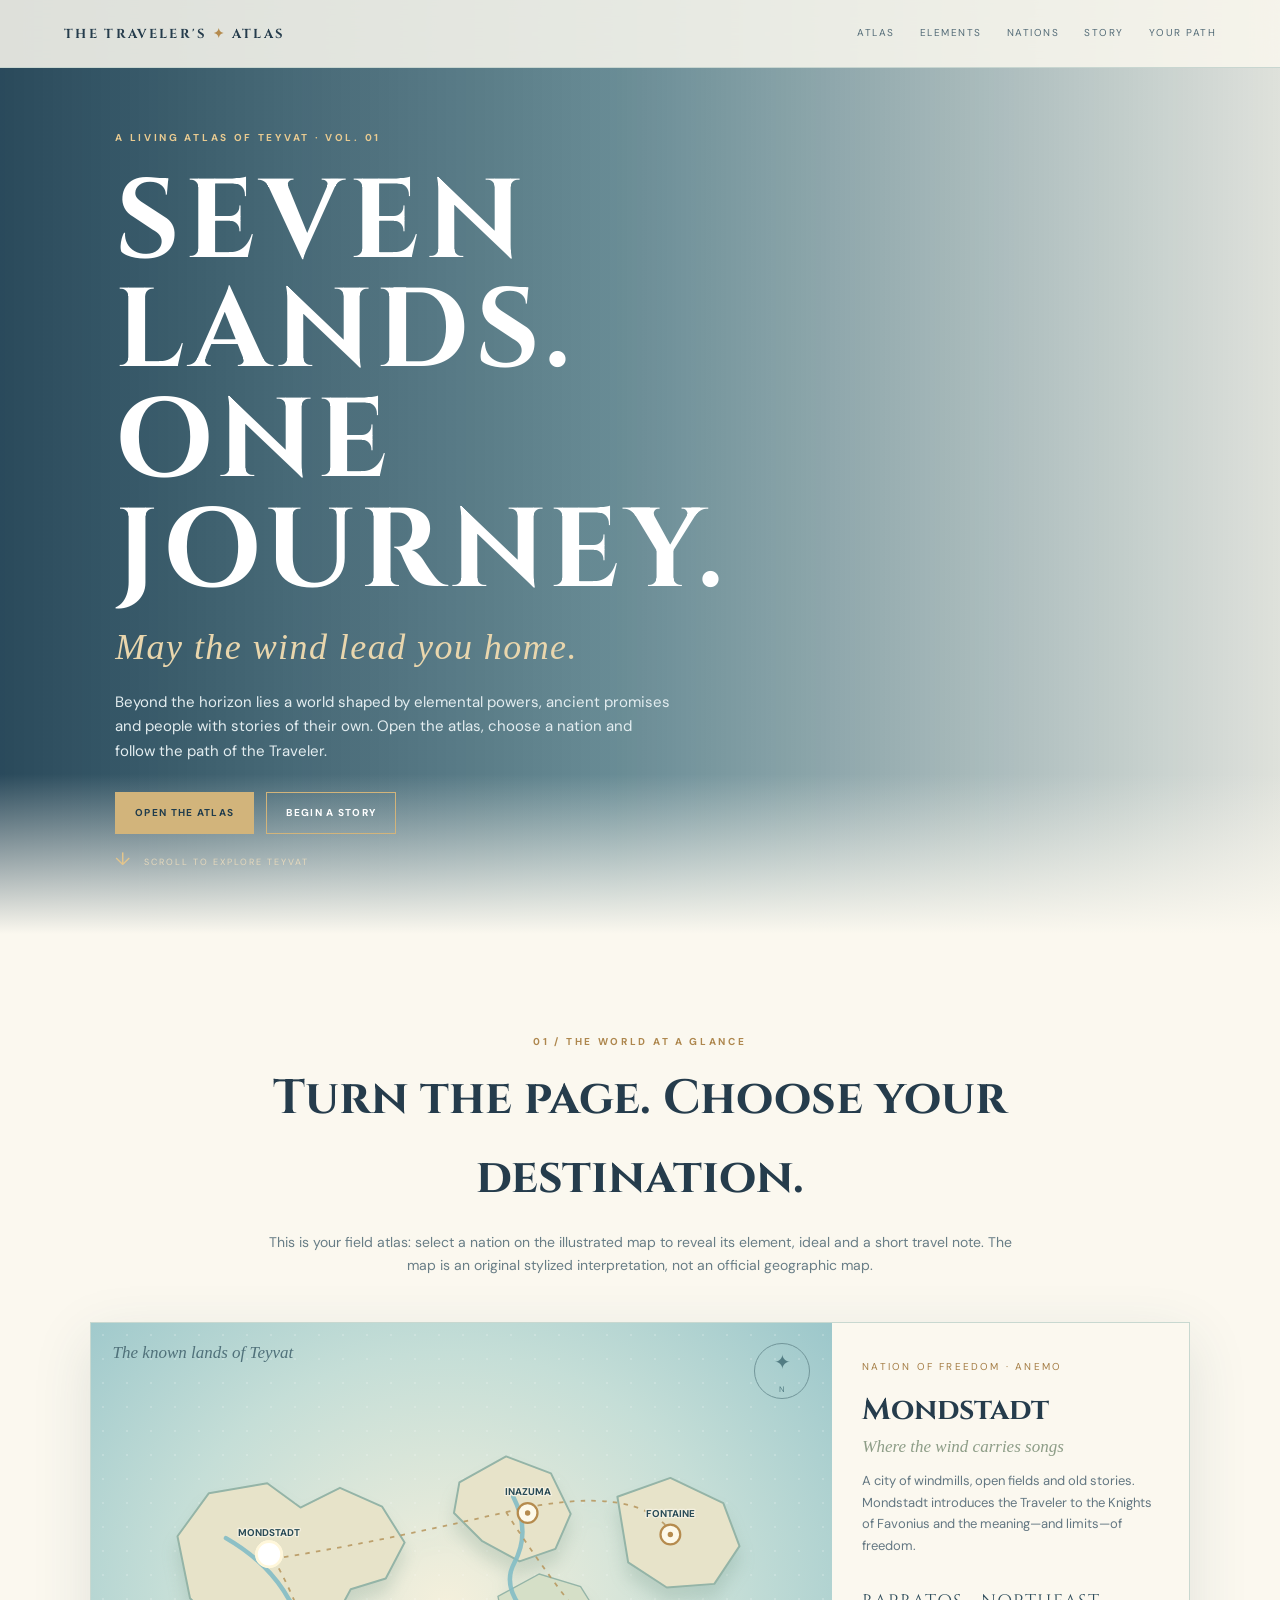
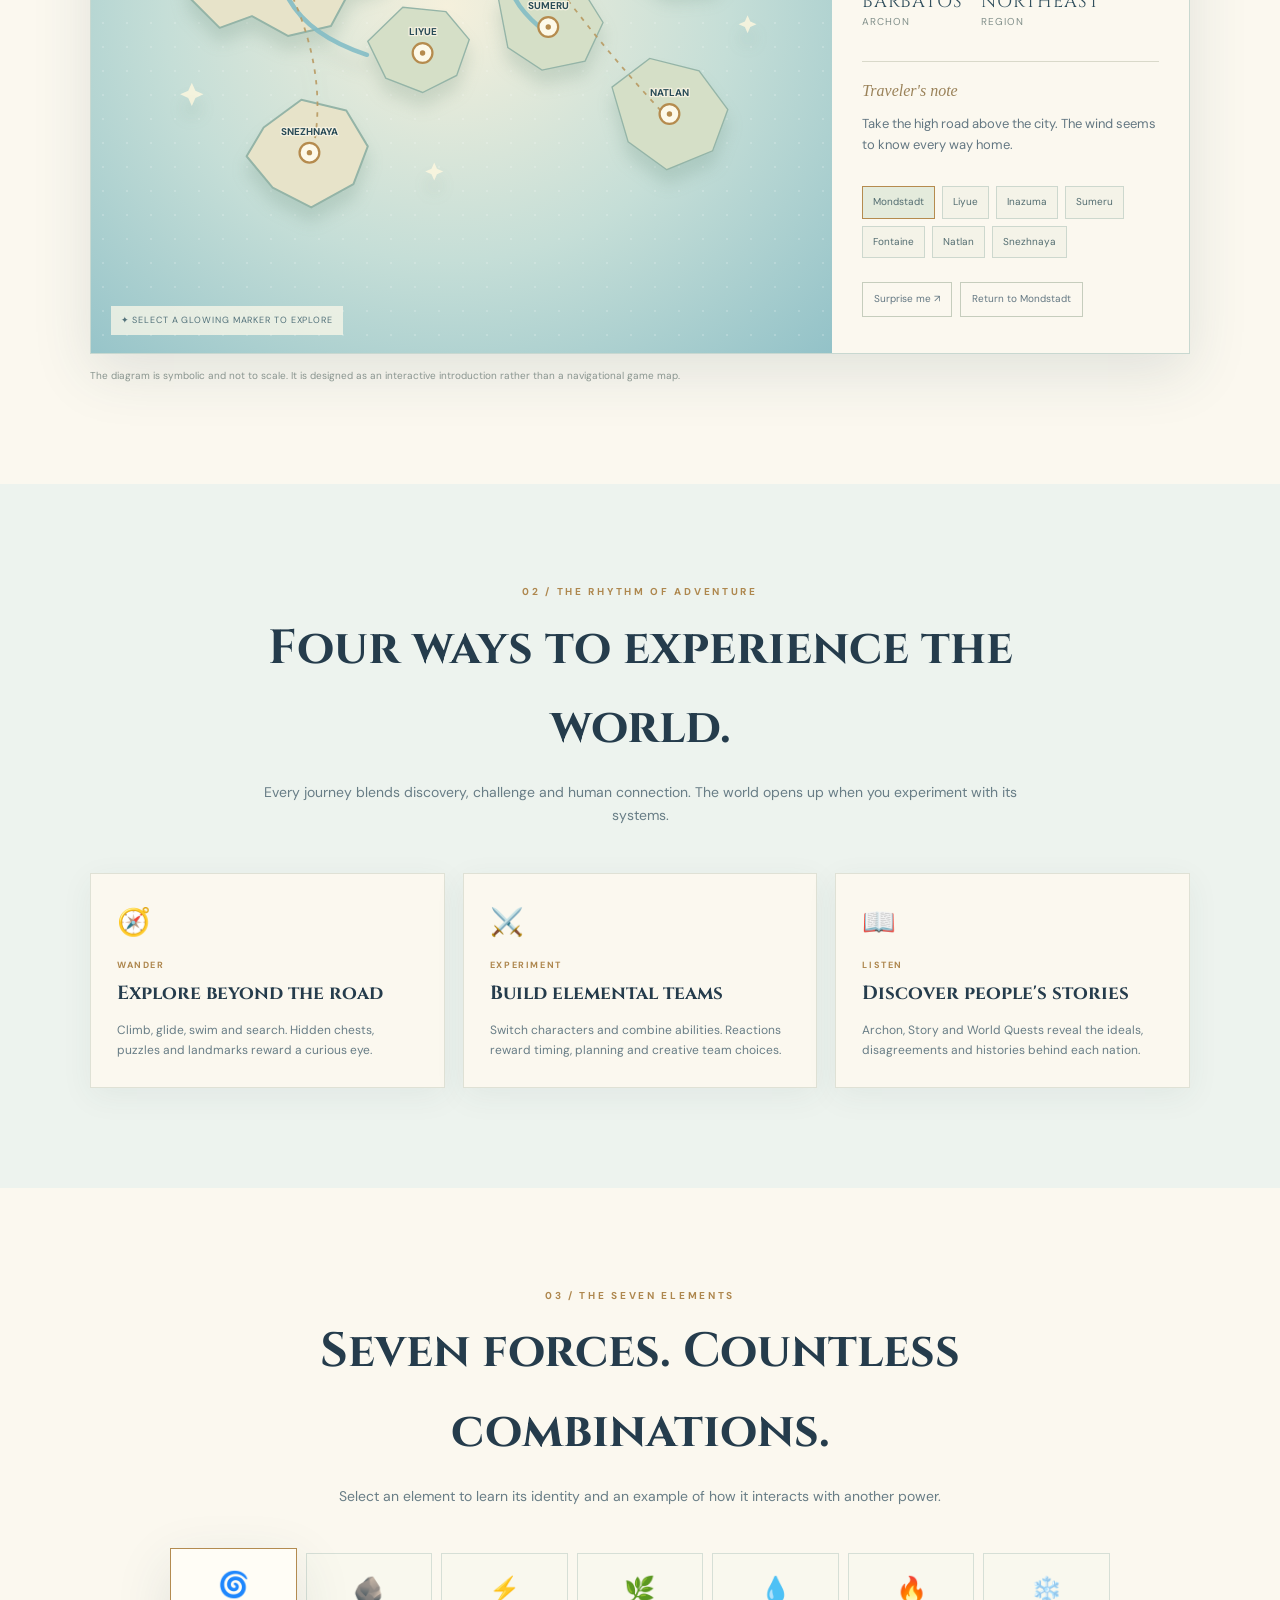
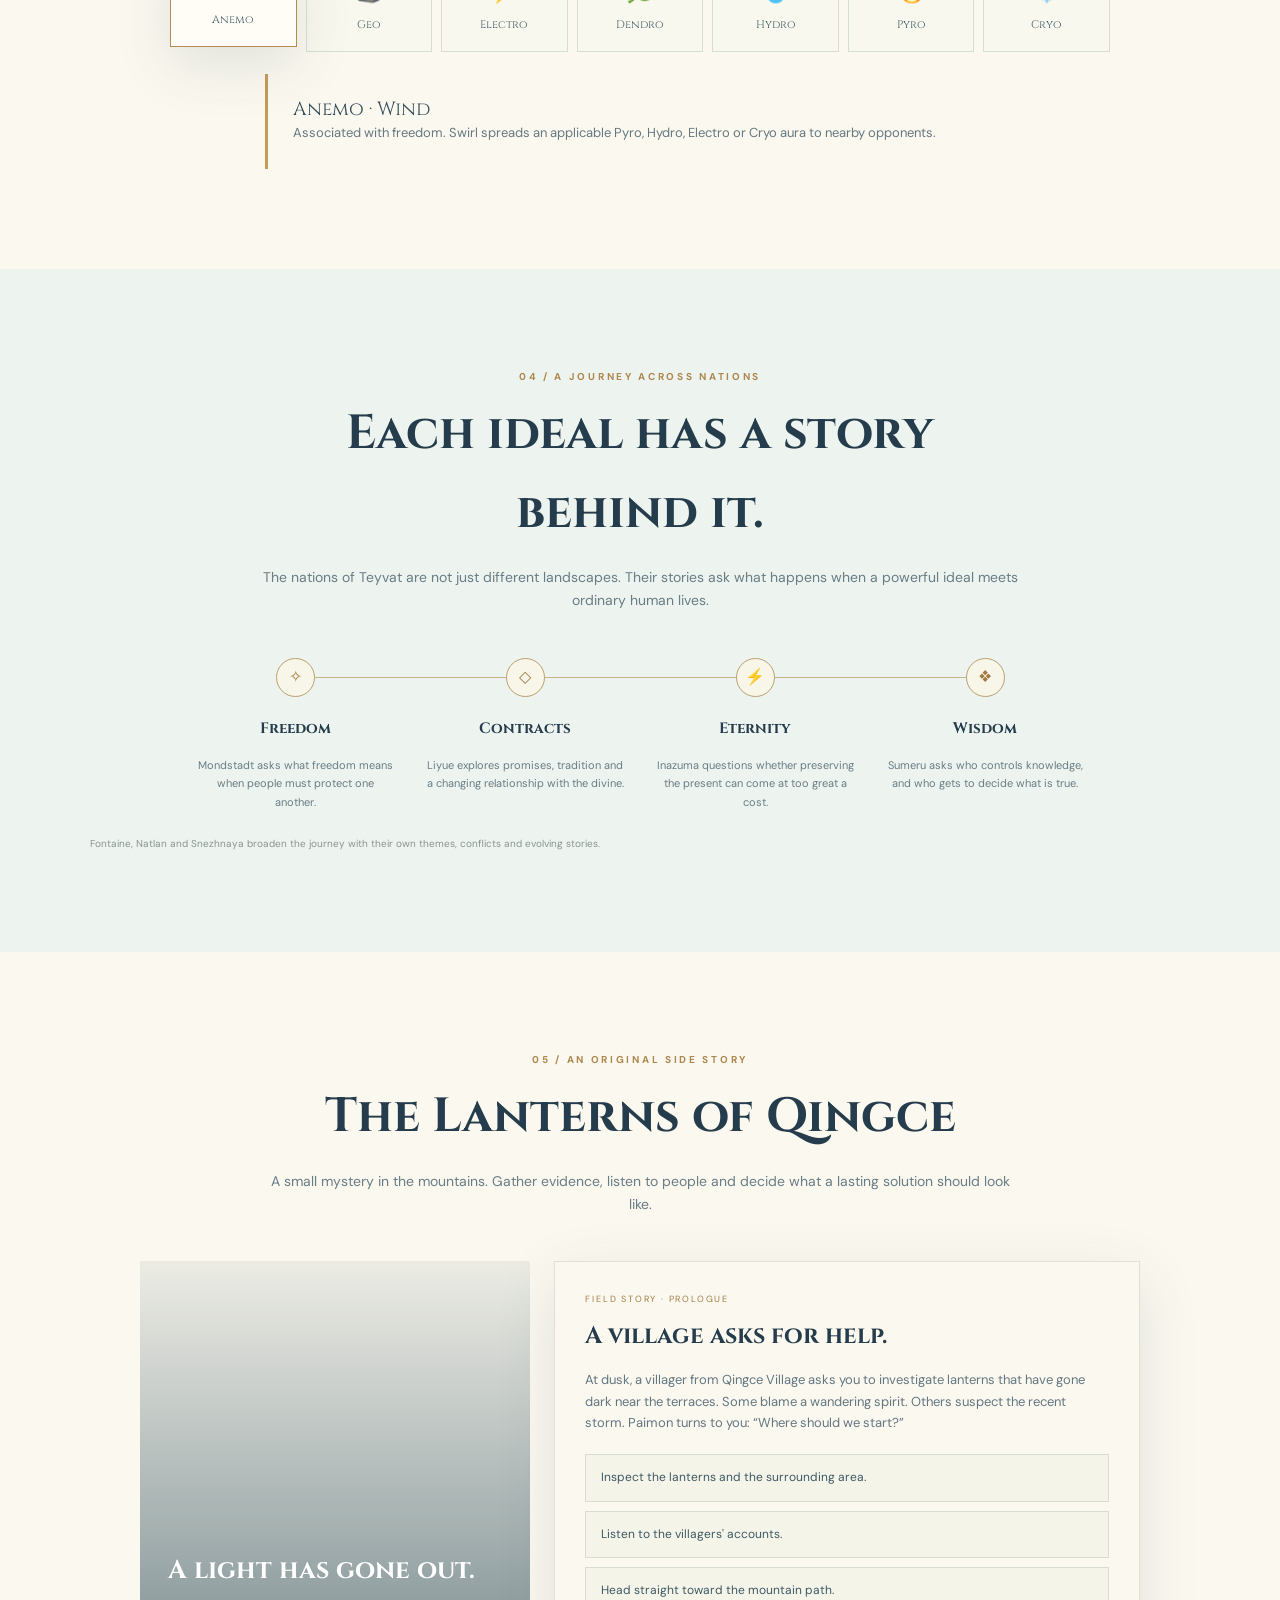
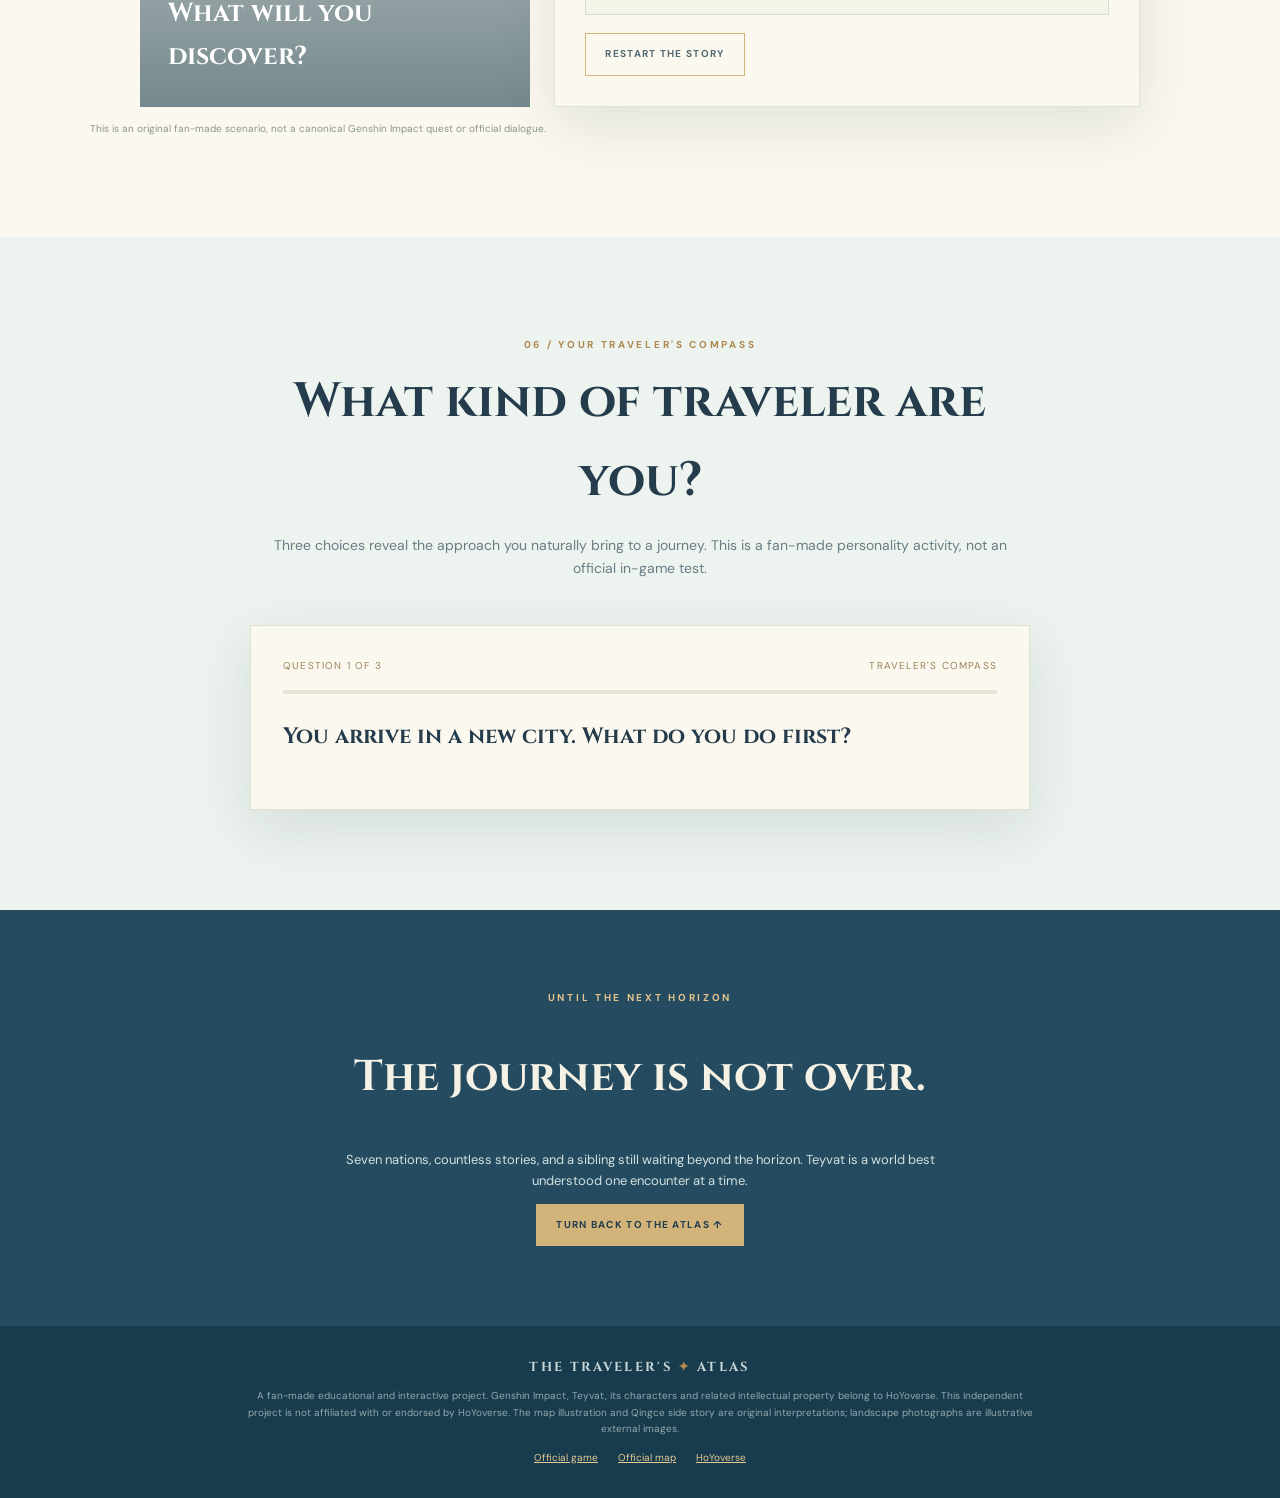
<file: genshin-journey/index.html>
<!DOCTYPE html>
<html lang="en">
<head>
<meta charset="UTF-8"><meta name="viewport" content="width=device-width, initial-scale=1">
<meta name="theme-color" content="#dcecf0">
<meta name="description" content="An interactive fan-made atlas of Teyvat: explore its nations, elements, stories and people.">
<title>TEYVAT — The Traveler's Atlas</title>
<link rel="preconnect" href="https://fonts.googleapis.com"><link rel="preconnect" href="https://fonts.gstatic.com" crossorigin>
<link href="https://fonts.googleapis.com/css2?family=Cinzel:wght@400;500;600;700&family=DM+Sans:wght@400;500;600;700&family=IM+Fell+English:ital@0;1&display=swap" rel="stylesheet">
<style>
:root{--sky:#dcecf0;--sea:#9fc9d0;--deep:#244b60;--ink:#253c4c;--muted:#687d86;--paper:#fbf8ef;--gold:#c59b57;--line:#d9d9ca;--shadow:0 18px 55px #28495b20}
*{box-sizing:border-box}html{scroll-behavior:smooth}body{margin:0;background:var(--paper);color:var(--ink);font-family:"DM Sans",sans-serif;line-height:1.65}button,a{font:inherit}a{color:inherit}h1,h2,h3,.serif{font-family:Cinzel,Georgia,serif}header{position:fixed;z-index:30;top:0;left:0;right:0;height:68px;padding:0 5vw;display:flex;align-items:center;justify-content:space-between;background:#f8f6eddf;backdrop-filter:blur(14px);border-bottom:1px solid #c8d6d0}.brand{font:700 13px Cinzel;letter-spacing:.18em}.brand em{color:#b58b4e;font-style:normal}nav{display:flex;gap:25px}nav a{text-decoration:none;text-transform:uppercase;font-size:10px;letter-spacing:.15em;color:#536b77}nav a:hover{color:#b0874b}.hero{min-height:100vh;position:relative;display:flex;align-items:center;padding:130px 9vw 100px;overflow:hidden;color:#fff;background:linear-gradient(90deg,#15394de8 0%,#1c5366a8 48%,#234e5c22 100%),url('https://images.unsplash.com/photo-1470770841072-f978cf4d019e?auto=format&fit=crop&w=2200&q=90') center/cover}.hero:after{content:"";position:absolute;inset:auto 0 0;height:160px;background:linear-gradient(transparent,var(--paper))}.hero-copy{position:relative;z-index:2;max-width:720px}.eyebrow,.kicker{font-size:10px;letter-spacing:.27em;text-transform:uppercase;font-weight:700;color:#e9cb91}.hero h1{font-size:clamp(54px,9vw,112px);line-height:.98;letter-spacing:.05em;margin:22px 0}.hero h1 span{display:block;font:italic clamp(22px,3vw,36px) "IM Fell English",serif;letter-spacing:.04em;color:#e9d6ad;margin-top:18px}.hero p{max-width:560px;color:#e3edf0;font-size:15px}.actions{display:flex;gap:12px;flex-wrap:wrap;margin-top:28px}.btn{display:inline-flex;align-items:center;justify-content:center;padding:12px 19px;border:1px solid #d2b47b;background:transparent;color:inherit;text-decoration:none;text-transform:uppercase;letter-spacing:.13em;font-size:10px;font-weight:700;cursor:pointer;transition:.2s}.btn.gold{background:#d2b47b;color:#203c4c}.btn:hover{transform:translateY(-2px);filter:brightness(1.07)}.scroll-hint{position:absolute;z-index:3;bottom:60px;left:9vw;font-size:9px;letter-spacing:.22em;text-transform:uppercase;color:#e5d8bc}.scroll-hint:before{content:"↓";font-size:18px;margin-right:12px;color:#e4c58b}.section{padding:100px 7vw}.section.alt{background:#edf3ee}.heading{text-align:center;max-width:760px;margin:0 auto 45px}.heading .kicker{color:#ae874e}.heading h2{font-size:clamp(30px,4vw,48px);margin:8px 0 12px}.heading p{color:var(--muted);font-size:14px}.atlas-shell{max-width:1180px;margin:auto;display:grid;grid-template-columns:1.35fr .65fr;min-height:570px;background:#e5f0eb;border:1px solid #c8d8d0;box-shadow:var(--shadow);overflow:hidden}.map-stage{position:relative;min-height:570px;background:radial-gradient(ellipse at 48% 45%,#f5f0dc 0,#c5ded7 52%,#93c2c8 100%);overflow:hidden}.map-stage:before{content:"";position:absolute;inset:0;background-image:radial-gradient(#ffffff66 1px,transparent 1px);background-size:24px 24px;opacity:.45}.map-label{position:absolute;left:22px;top:20px;font:italic 17px "IM Fell English";color:#50717a;z-index:2}.compass{position:absolute;right:22px;top:20px;width:56px;height:56px;border:1px solid #72969a;border-radius:50%;display:grid;place-items:center;color:#527c83;font:20px Cinzel;z-index:2}.atlas-svg{position:absolute;inset:7% 4%;width:92%;height:86%;filter:drop-shadow(0 14px 8px #527c6530)}.land{fill:#e7e3c9;stroke:#94b4a7;stroke-width:2.2;stroke-linejoin:round}.land2{fill:#d5dfc7;stroke:#94b4a7;stroke-width:1.5}.river{fill:none;stroke:#83bdc6;stroke-width:5;stroke-linecap:round;opacity:.9}.route{fill:none;stroke:#b99a62;stroke-width:2;stroke-dasharray:5 7;opacity:.9}.region-pin{cursor:pointer;outline:none}.region-pin circle{fill:#fdf9e9;stroke:#b58b4e;stroke-width:2.5;transition:.2s}.region-pin .dot{fill:#b58b4e;stroke:none}.region-pin text{font:700 11px "DM Sans";fill:#294b57;text-anchor:middle;paint-order:stroke;stroke:#f4f0df;stroke-width:3px;stroke-linejoin:round}.region-pin:hover circle,.region-pin.active circle{r:14;fill:#d5b779;stroke:#fff7db;stroke-width:3}.region-pin.active .dot{fill:#fff}.map-legend{position:absolute;bottom:18px;left:20px;font-size:9px;letter-spacing:.1em;text-transform:uppercase;color:#52717a;background:#f8f6e8c9;padding:7px 10px}.atlas-panel{padding:36px 30px;background:#fbf8ef;display:flex;flex-direction:column;justify-content:center}.atlas-panel .nation{font-size:10px;letter-spacing:.22em;text-transform:uppercase;color:#a47d45}.atlas-panel h3{font-size:30px;margin:10px 0 2px}.atlas-panel .element-name{font:italic 17px "IM Fell English";color:#8d9d87}.atlas-panel p{font-size:13px;color:#637782}.panel-meta{display:flex;gap:18px;margin:20px 0;color:#82908b;font-size:10px;text-transform:uppercase;letter-spacing:.1em}.panel-meta strong{display:block;font:18px Cinzel;color:#314f5d}.panel-line{height:1px;background:var(--line);margin:10px 0 20px}.pin-list{display:flex;gap:7px;flex-wrap:wrap;margin-top:18px}.pin-list button{border:1px solid #cdd8ce;background:#f4f3e8;color:#526c70;padding:7px 10px;font-size:10px;cursor:pointer}.pin-list button.active,.pin-list button:hover{background:#e4ebdc;border-color:#b58b4e}.map-controls{display:flex;gap:8px;margin-top:24px}.map-controls button{background:transparent;border:1px solid #c6cdbd;padding:8px 11px;font-size:10px;color:#637782;cursor:pointer}.map-controls button:hover{border-color:var(--gold)}.note{max-width:1180px;margin:14px auto 0;color:#89958f;font-size:10px}.feature-grid{max-width:1100px;margin:auto;display:grid;grid-template-columns:repeat(3,1fr);gap:18px}.feature{background:#fbf8ef;border:1px solid #dfe1d5;padding:26px;box-shadow:0 8px 30px #294b5710}.feature .glyph{font-size:27px}.feature small{display:block;color:#ae874e;font-size:9px;letter-spacing:.18em;text-transform:uppercase;font-weight:700;margin-top:14px}.feature h3{font-size:19px;margin:5px 0}.feature p{font-size:12px;color:var(--muted);margin-bottom:0}.element-wheel{max-width:940px;margin:auto;display:grid;grid-template-columns:repeat(7,1fr);gap:9px}.element{border:1px solid #d6dfd6;background:#f9f8ee;padding:15px 5px;text-align:center;cursor:pointer;transition:.2s;color:#405e68}.element b{display:block;font-size:25px}.element span{font:11px Cinzel}.element:hover,.element.active{transform:translateY(-5px);border-color:#b38b50;background:#fffdf6;box-shadow:var(--shadow)}.element-info{max-width:750px;min-height:95px;margin:22px auto 0;padding:22px 25px;border-left:3px solid var(--gold);background:#fbf8ef;color:#657981;font-size:13px}.element-info b{color:#344f5b;font:19px Cinzel}.timeline{max-width:920px;margin:auto;display:grid;grid-template-columns:repeat(4,1fr);gap:0;position:relative}.timeline:before{content:"";position:absolute;top:19px;left:12%;right:12%;height:1px;background:#c6b487}.era{position:relative;text-align:center;padding:0 16px}.era .orb{width:39px;height:39px;border-radius:50%;background:#f8f5e9;border:1px solid #bba16f;margin:0 auto 20px;display:grid;place-items:center;color:#a27b42;position:relative;z-index:1}.era h3{font-size:15px}.era p{font-size:11px;color:var(--muted)}.story-layout{max-width:1000px;margin:auto;display:grid;grid-template-columns:.8fr 1.2fr;gap:24px}.story-art{min-height:360px;background:linear-gradient(0deg,#1c3e4c99,#1c3e4c11),url('https://images.unsplash.com/photo-1500530855697-b586d89ba3ee?auto=format&fit=crop&w=1000&q=85') center/cover;display:flex;align-items:end;padding:28px;color:white}.story-art h3{font-size:26px;margin:0}.story-box{background:#fbf8ef;border:1px solid #dfe1d5;padding:30px;box-shadow:var(--shadow)}.story-box .step{font-size:9px;letter-spacing:.2em;text-transform:uppercase;color:#a47d45}.story-box h3{font-size:24px;margin:10px 0}.story-box p{font-size:13px;color:#637782}.choice-list{display:grid;gap:9px;margin-top:20px}.choice{padding:13px 15px;text-align:left;border:1px solid #d7ddd1;background:#f5f4e9;color:#3d5964;font-size:12px;cursor:pointer}.choice:hover{border-color:#b58b4e;background:#fffdf6}.outcome{display:none;margin-top:18px;padding:17px;background:#edf1e6;border-left:3px solid #b58b4e;font-size:12px;color:#536b70}.quiz{max-width:780px;margin:auto;background:#fbf8ef;border:1px solid #dfe1d5;padding:32px;box-shadow:var(--shadow)}.quiz-top{display:flex;justify-content:space-between;font-size:10px;letter-spacing:.12em;text-transform:uppercase;color:#9b835b}.bar{height:4px;background:#e6e5d8;margin:15px 0 25px}.bar span{display:block;height:100%;width:0;background:#b58b4e;transition:.25s}.quiz h3{font-size:22px}.answers{display:grid;grid-template-columns:1fr 1fr;gap:10px}.result{display:none;margin-top:20px;padding:22px;background:#edf1e6;border-left:3px solid #b58b4e;font-size:13px;color:#526c70}.result strong{display:block;font:20px Cinzel;color:#304e5b;margin-bottom:6px}.closing{background:#244b60;color:#f5f1e5;text-align:center;padding:80px 8vw}.closing h2{font-size:clamp(27px,4vw,43px)}.closing p{max-width:650px;margin:12px auto;color:#d2e0df;font-size:13px}.closing .kicker{color:#e6c58c}footer{background:#183b4d;color:#c8d7d7;text-align:center;padding:32px 6vw;font-size:10px}footer a{color:#e7c992;margin:0 10px}.smallprint{opacity:.7;max-width:800px;margin:12px auto}
@media(max-width:850px){nav{gap:12px}nav a{font-size:9px}.atlas-shell{grid-template-columns:1fr}.map-stage{min-height:480px}.atlas-panel{padding:27px}.feature-grid{grid-template-columns:1fr 1fr}.element-wheel{grid-template-columns:repeat(4,1fr)}.story-layout{grid-template-columns:1fr}.story-art{min-height:230px}.section{padding:75px 5vw}}
@media(max-width:560px){header{height:58px}.brand{font-size:11px}nav{display:none}.hero{padding:110px 7vw 100px;min-height:90vh}.hero h1{font-size:56px}.feature-grid{grid-template-columns:1fr}.map-stage{min-height:360px}.atlas-svg{inset:8% 0;width:100%;height:82%}.atlas-panel h3{font-size:26px}.timeline{grid-template-columns:1fr 1fr;row-gap:25px}.timeline:before{display:none}.answers{grid-template-columns:1fr}.quiz,.story-box{padding:22px}.section{padding:65px 5vw}}
</style>
</head>
<body>
<header><div class="brand">THE TRAVELER'S <em>✦</em> ATLAS</div><nav><a href="#atlas">Atlas</a><a href="#elements">Elements</a><a href="#nations">Nations</a><a href="#story">Story</a><a href="#traveler">Your path</a></nav></header>
<main>
<section class="hero"><div class="hero-copy"><div class="eyebrow">A living atlas of Teyvat · Vol. 01</div><h1>SEVEN LANDS.<br>ONE JOURNEY.<span>May the wind lead you home.</span></h1><p>Beyond the horizon lies a world shaped by elemental powers, ancient promises and people with stories of their own. Open the atlas, choose a nation and follow the path of the Traveler.</p><div class="actions"><a class="btn gold" href="#atlas">Open the atlas</a><a class="btn" href="#story">Begin a story</a></div></div><div class="scroll-hint">Scroll to explore Teyvat</div></section>
<section class="section" id="atlas"><div class="heading"><div class="kicker">01 / The world at a glance</div><h2>Turn the page. Choose your destination.</h2><p>This is your field atlas: select a nation on the illustrated map to reveal its element, ideal and a short travel note. The map is an original stylized interpretation, not an official geographic map.</p></div>
<div class="atlas-shell"><div class="map-stage"><div class="map-label">The known lands of Teyvat</div><div class="compass">✦<br><small style="font:8px 'DM Sans'">N</small></div>
<svg class="atlas-svg" viewBox="0 0 760 500" role="img" aria-label="Stylized illustrated map of Teyvat with selectable nation markers">
<path class="land" d="M64 137 L99 89 164 78 201 105 245 83 292 104 317 144 296 184 257 196 235 237 187 248 147 226 111 239 78 206Z"/>
<path class="land2" d="M276 254 L315 216 363 221 389 252 375 292 337 311 296 295Z"/>
<path class="land" d="M378 77 L430 48 480 67 502 112 485 151 445 165 403 142 372 111Z"/>
<path class="land2" d="M421 204 L467 179 513 193 538 233 518 276 470 286 432 261Z"/>
<path class="land" d="M554 93 L613 72 672 100 690 148 662 190 609 194 566 166Z"/>
<path class="land2" d="M548 305 L590 273 645 287 677 330 660 376 609 397 566 366Z"/>
<path class="land" d="M160 350 L202 319 252 331 276 371 260 413 213 439 170 417 141 382Z"/>
<path class="river" d="M118 139 Q165 166 188 207 T275 269 M438 93 Q458 132 439 167 T477 246"/>
<path class="route" d="M171 162 Q280 145 430 110 T617 137 M171 162 Q237 279 214 379 M430 110 Q500 220 604 333"/>
<g class="region-pin active" data-place="mondstadt" tabindex="0" role="button" aria-label="Mondstadt"><circle cx="166" cy="157" r="11"/><circle class="dot" cx="166" cy="157" r="3"/><text x="166" y="137">MONDSTADT</text></g>
<g class="region-pin" data-place="liyue" tabindex="0" role="button" aria-label="Liyue"><circle cx="337" cy="267" r="11"/><circle class="dot" cx="337" cy="267" r="3"/><text x="337" y="247">LIYUE</text></g>
<g class="region-pin" data-place="inazuma" tabindex="0" role="button" aria-label="Inazuma"><circle cx="454" cy="111" r="11"/><circle class="dot" cx="454" cy="111" r="3"/><text x="454" y="91">INAZUMA</text></g>
<g class="region-pin" data-place="sumeru" tabindex="0" role="button" aria-label="Sumeru"><circle cx="477" cy="238" r="11"/><circle class="dot" cx="477" cy="238" r="3"/><text x="477" y="218">SUMERU</text></g>
<g class="region-pin" data-place="fontaine" tabindex="0" role="button" aria-label="Fontaine"><circle cx="613" cy="135" r="11"/><circle class="dot" cx="613" cy="135" r="3"/><text x="613" y="115">FONTAINE</text></g>
<g class="region-pin" data-place="natlan" tabindex="0" role="button" aria-label="Natlan"><circle cx="612" cy="335" r="11"/><circle class="dot" cx="612" cy="335" r="3"/><text x="612" y="315">NATLAN</text></g>
<g class="region-pin" data-place="snezhnaya" tabindex="0" role="button" aria-label="Snezhnaya"><circle cx="211" cy="378" r="11"/><circle class="dot" cx="211" cy="378" r="3"/><text x="211" y="358">SNEZHNAYA</text></g>
<g fill="#fff8df" opacity=".8"><path d="M80 300l4 9 9 4-9 4-4 9-4-9-9-4 9-4z"/><path d="M699 225l3 7 7 3-7 3-3 7-3-7-7-3 7-3z"/><path d="M350 389l3 7 7 3-7 3-3 7-3-7-7-3 7-3z"/></g>
</svg><div class="map-legend">✦ Select a glowing marker to explore</div></div>
<aside class="atlas-panel" aria-live="polite"><div class="nation" id="nationLabel">Nation of freedom · Anemo</div><h3 id="nationName">Mondstadt</h3><div class="element-name" id="nationIdeal">Where the wind carries songs</div><p id="nationText">A city of windmills, open fields and old stories. Mondstadt introduces the Traveler to the Knights of Favonius and the meaning—and limits—of freedom.</p><div class="panel-meta"><div><strong id="nationArchon">Barbatos</strong>Archon</div><div><strong id="nationRegion">Northeast</strong>Region</div></div><div class="panel-line"></div><div style="font:italic 16px 'IM Fell English';color:#9a8259">Traveler's note</div><p id="nationNote">Take the high road above the city. The wind seems to know every way home.</p><div class="pin-list" id="nationList"><button class="active" data-place="mondstadt">Mondstadt</button><button data-place="liyue">Liyue</button><button data-place="inazuma">Inazuma</button><button data-place="sumeru">Sumeru</button><button data-place="fontaine">Fontaine</button><button data-place="natlan">Natlan</button><button data-place="snezhnaya">Snezhnaya</button></div><div class="map-controls"><button id="randomPlace">Surprise me ↗</button><button id="resetPlace">Return to Mondstadt</button></div></aside></div><p class="note">The diagram is symbolic and not to scale. It is designed as an interactive introduction rather than a navigational game map.</p></section>
<section class="section alt"><div class="heading"><div class="kicker">02 / The rhythm of adventure</div><h2>Four ways to experience the world.</h2><p>Every journey blends discovery, challenge and human connection. The world opens up when you experiment with its systems.</p></div><div class="feature-grid"><article class="feature"><div class="glyph">🧭</div><small>Wander</small><h3>Explore beyond the road</h3><p>Climb, glide, swim and search. Hidden chests, puzzles and landmarks reward a curious eye.</p></article><article class="feature"><div class="glyph">⚔️</div><small>Experiment</small><h3>Build elemental teams</h3><p>Switch characters and combine abilities. Reactions reward timing, planning and creative team choices.</p></article><article class="feature"><div class="glyph">📖</div><small>Listen</small><h3>Discover people's stories</h3><p>Archon, Story and World Quests reveal the ideals, disagreements and histories behind each nation.</p></article></div></section>
<section class="section" id="elements"><div class="heading"><div class="kicker">03 / The seven elements</div><h2>Seven forces. Countless combinations.</h2><p>Select an element to learn its identity and an example of how it interacts with another power.</p></div><div class="element-wheel" id="elementWheel"><button class="element active" data-element="Anemo"><b>🌀</b><span>Anemo</span></button><button class="element" data-element="Geo"><b>🪨</b><span>Geo</span></button><button class="element" data-element="Electro"><b>⚡</b><span>Electro</span></button><button class="element" data-element="Dendro"><b>🌿</b><span>Dendro</span></button><button class="element" data-element="Hydro"><b>💧</b><span>Hydro</span></button><button class="element" data-element="Pyro"><b>🔥</b><span>Pyro</span></button><button class="element" data-element="Cryo"><b>❄️</b><span>Cryo</span></button></div><div class="element-info" id="elementInfo"><b>Anemo · Wind</b><br>Associated with freedom. Swirl spreads an applicable Pyro, Hydro, Electro or Cryo aura to nearby opponents.</div></section>
<section class="section alt" id="nations"><div class="heading"><div class="kicker">04 / A journey across nations</div><h2>Each ideal has a story behind it.</h2><p>The nations of Teyvat are not just different landscapes. Their stories ask what happens when a powerful ideal meets ordinary human lives.</p></div><div class="timeline"><article class="era"><div class="orb">✧</div><h3>Freedom</h3><p>Mondstadt asks what freedom means when people must protect one another.</p></article><article class="era"><div class="orb">◇</div><h3>Contracts</h3><p>Liyue explores promises, tradition and a changing relationship with the divine.</p></article><article class="era"><div class="orb">⚡</div><h3>Eternity</h3><p>Inazuma questions whether preserving the present can come at too great a cost.</p></article><article class="era"><div class="orb">❖</div><h3>Wisdom</h3><p>Sumeru asks who controls knowledge, and who gets to decide what is true.</p></article></div><p class="note">Fontaine, Natlan and Snezhnaya broaden the journey with their own themes, conflicts and evolving stories.</p></section>
<section class="section" id="story"><div class="heading"><div class="kicker">05 / An original side story</div><h2>The Lanterns of Qingce</h2><p>A small mystery in the mountains. Gather evidence, listen to people and decide what a lasting solution should look like.</p></div><div class="story-layout"><div class="story-art"><h3>A light has gone out.<br>What will you discover?</h3></div><div class="story-box"><div class="step" id="storyStep">Field story · Prologue</div><h3 id="storyTitle">A village asks for help.</h3><p id="storyText">At dusk, a villager from Qingce Village asks you to investigate lanterns that have gone dark near the terraces. Some blame a wandering spirit. Others suspect the recent storm. Paimon turns to you: “Where should we start?”</p><div class="choice-list" id="storyChoices"><button class="choice" data-next="clues">Inspect the lanterns and the surrounding area.</button><button class="choice" data-next="people">Listen to the villagers' accounts.</button><button class="choice" data-next="rush">Head straight toward the mountain path.</button></div><div class="outcome" id="storyOutcome"></div><button class="btn" id="storyRestart" style="color:#526b73;margin-top:18px">Restart the story</button></div></div><p class="note">This is an original fan-made scenario, not a canonical Genshin Impact quest or official dialogue.</p></section>
<section class="section alt" id="traveler"><div class="heading"><div class="kicker">06 / Your traveler's compass</div><h2>What kind of traveler are you?</h2><p>Three choices reveal the approach you naturally bring to a journey. This is a fan-made personality activity, not an official in-game test.</p></div><div class="quiz"><div class="quiz-top"><span id="quizCount">Question 1 of 3</span><span>Traveler's compass</span></div><div class="bar"><span id="quizBar"></span></div><h3 id="quizQuestion">You arrive in a new city. What do you do first?</h3><div class="answers" id="quizAnswers"></div><div class="result" id="quizResult"></div><button class="btn" id="quizAgain" style="display:none;color:#526b73;margin-top:18px">Take the compass again</button></div></section>
<section class="closing"><div class="kicker">Until the next horizon</div><h2>The journey is not over.</h2><p>Seven nations, countless stories, and a sibling still waiting beyond the horizon. Teyvat is a world best understood one encounter at a time.</p><a class="btn gold" href="#atlas">Turn back to the atlas ↑</a></section>
</main>
<footer><div class="brand">THE TRAVELER'S <em>✦</em> ATLAS</div><p class="smallprint">A fan-made educational and interactive project. Genshin Impact, Teyvat, its characters and related intellectual property belong to HoYoverse. This independent project is not affiliated with or endorsed by HoYoverse. The map illustration and Qingce side story are original interpretations; landscape photographs are illustrative external images.</p><a href="https://genshin.hoyoverse.com/en/game" target="_blank" rel="noopener">Official game</a><a href="https://genshin.hoyoverse.com/en/map" target="_blank" rel="noopener">Official map</a><a href="https://www.hoyoverse.com/" target="_blank" rel="noopener">HoYoverse</a></footer>
<script>
const places={
mondstadt:{name:"Mondstadt",element:"Anemo",ideal:"Where the wind carries songs",archon:"Barbatos",region:"Northeast",label:"Nation of freedom · Anemo",text:"A city of windmills, open fields and old stories. Mondstadt introduces the Traveler to the Knights of Favonius and the meaning—and limits—of freedom.",note:"Take the high road above the city. The wind seems to know every way home."},
liyue:{name:"Liyue",element:"Geo",ideal:"Where contracts shape the harbor",archon:"Morax",region:"East",label:"Nation of contracts · Geo",text:"A prosperous harbor beneath towering mountains. Its story follows the changing bond between people, commerce, tradition and the divine.",note:"Look toward the mountains at sunrise; every peak seems to guard an older promise."},
inazuma:{name:"Inazuma",element:"Electro",ideal:"Where eternity meets change",archon:"Beelzebul",region:"Far East",label:"Nation of eternity · Electro",text:"An archipelago of storms, shrines and deep traditions. Its central conflict asks what is lost when a nation tries to hold change at bay.",note:"Listen to the sea before the storm. Even a quiet island has a complicated history."},
sumeru:{name:"Sumeru",element:"Dendro",ideal:"Where knowledge takes root",archon:"Buer",region:"West",label:"Nation of wisdom · Dendro",text:"A land of rainforest and desert, where the pursuit of knowledge shapes institutions, dreams and the lives of ordinary people.",note:"A question can be a better compass than a map. Keep asking who gets to hold the answers."},
fontaine:{name:"Fontaine",element:"Hydro",ideal:"Where justice takes the stage",archon:"Focalors",region:"Northwest",label:"Nation of justice · Hydro",text:"A nation of courts, performance and invention. Its story examines truth, public judgment and the difference between spectacle and justice.",note:"A verdict is only the beginning of a story. Look for the people behind the testimony."},
natlan:{name:"Natlan",element:"Pyro",ideal:"Where stories are carried forward",archon:"Haborym",region:"Southwest",label:"Nation of war · Pyro",text:"A land of distinct communities, living traditions and struggle against an ancient darkness. Its story puts courage and collective memory at the center.",note:"The strongest stories are rarely carried by one person alone."},
snezhnaya:{name:"Snezhnaya",element:"Cryo",ideal:"A northern land beneath the frost",archon:"The Tsaritsa",region:"Far North",label:"Nation of the Cryo Archon",text:"A powerful northern nation whose Fatui agents appear throughout Teyvat. Much of its full story remains tied to the larger mystery of the world.",note:"Not every page has been written yet. Some destinations are still waiting beyond the known horizon."}
};
function selectPlace(id){const p=places[id];if(!p)return;document.querySelectorAll('.region-pin').forEach(x=>x.classList.toggle('active',x.dataset.place===id));document.querySelectorAll('.pin-list button').forEach(x=>x.classList.toggle('active',x.dataset.place===id));document.getElementById('nationLabel').textContent=p.label;document.getElementById('nationName').textContent=p.name;document.getElementById('nationIdeal').textContent=p.ideal;document.getElementById('nationText').textContent=p.text;document.getElementById('nationArchon').textContent=p.archon;document.getElementById('nationRegion').textContent=p.region;document.getElementById('nationNote').textContent=p.note}
document.querySelectorAll('[data-place]').forEach(el=>{el.addEventListener('click',()=>selectPlace(el.dataset.place));el.addEventListener('keydown',e=>{if(e.key==='Enter'||e.key===' '){e.preventDefault();selectPlace(el.dataset.place)}})});
document.getElementById('randomPlace').onclick=()=>{const ids=Object.keys(places).filter(x=>x!=='mondstadt');selectPlace(ids[Math.floor(Math.random()*ids.length)])};document.getElementById('resetPlace').onclick=()=>selectPlace('mondstadt');
const elements={Anemo:"Wind · Associated with freedom. Swirl spreads an applicable Pyro, Hydro, Electro or Cryo aura to nearby opponents.",Geo:"Rock · Associated with contracts. Geo can create Crystallize shards when it reacts with Pyro, Hydro, Electro or Cryo.",Electro:"Lightning · Associated with eternity. Electro can trigger reactions such as Electro-Charged with Hydro and Overloaded with Pyro.",Dendro:"Nature · Associated with wisdom. Dendro and Hydro create Dendro Cores; adding Electro can trigger Hyperbloom.",Hydro:"Water · Associated with justice. Hydro enables reactions such as Vaporize with Pyro and Freeze with Cryo.",Pyro:"Fire · Associated with war. Pyro can trigger Vaporize with Hydro, Melt with Cryo and Burning with Dendro.",Cryo:"Ice · Associated with cold. Cryo and Hydro can trigger Freeze; Cryo and Pyro can trigger Melt."};
document.querySelectorAll('[data-element]').forEach(b=>b.onclick=()=>{document.querySelectorAll('[data-element]').forEach(x=>x.classList.remove('active'));b.classList.add('active');document.getElementById('elementInfo').innerHTML='<b>'+b.dataset.element+' · '+({Anemo:'Wind',Geo:'Rock',Electro:'Lightning',Dendro:'Nature',Hydro:'Water',Pyro:'Fire',Cryo:'Ice'}[b.dataset.element])+'</b><br>'+elements[b.dataset.element]});
const questions=[{q:"You arrive in a new city. What do you do first?",a:[["Explore every alley and landmark","explorer"],["Ask locals what has been happening","listener"],["Find the people in charge","strategist"],["Look for someone who needs help","guardian"]]},{q:"A disagreement divides a village. Your instinct is to…",a:[["Investigate where it began","explorer"],["Hear each side before deciding","listener"],["Work out a practical compromise","strategist"],["Protect those most at risk","guardian"]]},{q:"What matters most on a long journey?",a:[["Discovery and freedom","explorer"],["Understanding different people","listener"],["A clear plan and preparation","strategist"],["Trust and loyalty","guardian"]]}];let qi=0,scores={explorer:0,listener:0,strategist:0,guardian:0};
function showQuiz(){document.getElementById('quizCount').textContent='Question '+(qi+1)+' of 3';document.getElementById('quizBar').style.width=(qi/3*100)+'%';document.getElementById('quizQuestion').textContent=questions[qi].q;let box=document.getElementById('quizAnswers');box.innerHTML='';questions[qi].a.forEach(([label,type])=>{let b=document.createElement('button');b.className='choice';b.textContent=label;b.onclick=()=>{scores[type]++;qi++;qi<3?showQuiz():finishQuiz()};box.appendChild(b)});document.getElementById('quizResult').style.display='none';document.getElementById('quizAgain').style.display='none'}
function finishQuiz(){document.getElementById('quizCount').textContent='Your traveler's compass';document.getElementById('quizBar').style.width='100%';document.getElementById('quizQuestion').textContent='This is the path you naturally follow.';document.getElementById('quizAnswers').innerHTML='';let k=Object.keys(scores).sort((a,b)=>scores[b]-scores[a])[0],out={explorer:['The Curious Explorer','You are happiest when the map still has blank spaces. You notice details, seek hidden paths and learn by experiencing the world.'],listener:['The Empathetic Listener','You want to understand the people behind each story. You value context, dialogue and perspectives others may overlook.'],strategist:['The Thoughtful Strategist','You prepare before acting. You look for patterns, weigh trade-offs and build a plan that can survive surprises.'],guardian:['The Loyal Guardian','You prioritize relationships and protection. A journey matters most when the people beside you can make it home.']}[k];let r=document.getElementById('quizResult');r.style.display='block';r.innerHTML='<strong>'+out[0]+'</strong>'+out[1];document.getElementById('quizAgain').style.display='inline-flex'}
document.getElementById('quizAgain').onclick=()=>{qi=0;scores={explorer:0,listener:0,strategist:0,guardian:0};showQuiz()};showQuiz();
const story={start:{step:'Field story · Prologue',title:'A village asks for help.',text:'At dusk, a villager from Qingce Village asks you to investigate lanterns that have gone dark near the terraces. Some blame a wandering spirit. Others suspect the recent storm. Paimon turns to you: “Where should we start?”',choices:[['Inspect the lanterns and the surrounding area.','clues'],["Listen to the villagers' accounts.",'people'],['Head straight toward the mountain path.','rush']]},clues:{step:'Chapter 1 · The evidence',title:'A quiet pattern',text:'The wicks are damp, but the oil jars are nearly full. Drops of water mark a path from a broken irrigation channel above the terraces. This looks less like a haunting and more like a water problem.',choices:[['Follow the channel uphill and find the blockage.','repair'],['Ask who last maintained it.','witness']]},people:{step:'Chapter 1 · The voices',title:'Three different accounts',text:'An elder blames the storm. A farmer remembers someone near the channel, while a child says the lanterns flickered before the rain. Their stories do not agree, but together they suggest the problem began earlier.',choices:[['Compare the stories with the physical evidence.','repair'],['Accuse the stranger seen near the channel.','blame']]},rush:{step:'Chapter 1 · The mountain path',title:'A misleading trail',text:'You hurry uphill and find a trail into the mist. It is tempting to follow, but the irrigation channel has overflowed beside the path. The trail may be unrelated.',choices:[['Pause and inspect the channel.','repair'],['Continue chasing the mysterious trail.','mist']]},repair:{step:'Chapter 2 · A practical answer',title:'The source is found',text:'A fallen branch and loose stones have blocked the channel. Water is spilling toward the lanterns. The bank needs support before the next rain.',choices:[['Ask the farmers to help reinforce the bank.','good'],['Fix only the blockage and leave.','partial']]},witness:{step:'Chapter 2 · Shared responsibility',title:'Who looks after the channel?',text:'Maintenance duties were unclear after the last harvest. No one deliberately caused the damage. The storm exposed a problem the community had postponed.',choices:[['Organize a shared repair plan.','good'],['Tell the village head to assign one person.','partial']]},blame:{step:'Chapter 2 · A hasty accusation',title:'The stranger explains',text:'The stranger was carrying tools to repair a different terrace. The accusation creates tension, and the villagers become less willing to share information.',choices:[['Apologize and return to the evidence.','repair'],['Leave the village to settle it themselves.','mist']]},mist:{step:'Chapter 2 · Lost in assumptions',title:'The mystery remains',text:'The trail disappears in the mist. The lanterns are still dark. A dramatic lead was not the same thing as reliable evidence.',choices:[['Return to the lanterns and inspect the channel.','repair'],['End the investigation for now.','bad']]},good:{step:'Conclusion · A village effort',title:'Light returns to Qingce',text:'The channel is repaired and villagers agree on a maintenance rota. The lanterns glow again. The solution was not defeating a monster: it was understanding the situation and helping people work together.',end:true},partial:{step:'Conclusion · A temporary fix',title:'The lights return—for now',text:'The lanterns glow again, but the bank remains weak and responsibility is still unclear. You solved the immediate problem, though the village may face it again.',end:true},bad:{step:'Conclusion · An unfinished mystery',title:'No clear answer',text:'You leave without resolving the problem. The villagers are still divided, and the lanterns remain dark. Acting too quickly—or giving up too soon—means the real issue stays hidden.',end:true}};
function renderStory(id){let s=story[id];document.getElementById('storyStep').textContent=s.step;document.getElementById('storyTitle').textContent=s.title;document.getElementById('storyText').textContent=s.text;let box=document.getElementById('storyChoices');box.innerHTML='';let out=document.getElementById('storyOutcome');out.style.display=s.end?'block':'none';out.textContent=s.end?'Reflection: What evidence changed your mind? Whose perspective did you need to hear? What would make your solution last?':'';if(!s.end)s.choices.forEach(([label,next])=>{let b=document.createElement('button');b.className='choice';b.textContent=label;b.onclick=()=>renderStory(next);box.appendChild(b)})}
document.getElementById('storyRestart').onclick=()=>renderStory('start');renderStory('start');
</script>
</body></html>
</file>
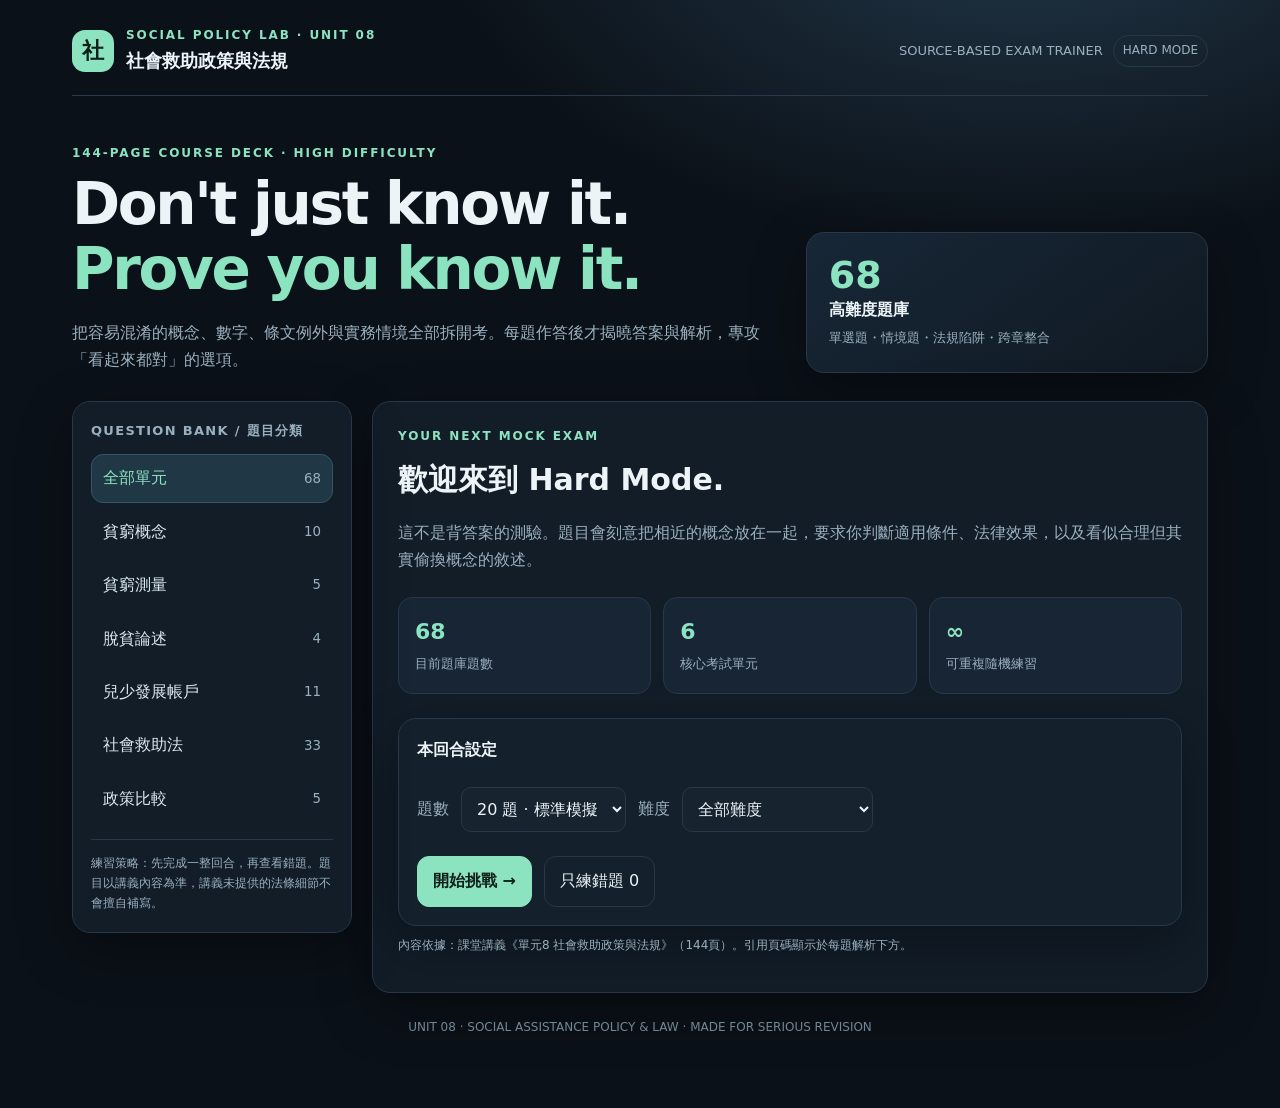
<file: projects/social-assistance-hard-mode/index.html>
<!doctype html>
<html lang="zh-Hant">
<head>
<meta charset="utf-8"><meta name="viewport" content="width=device-width,initial-scale=1">
<meta name="theme-color" content="#101923"><title>社會救助政策與法規｜Hard Mode</title>
<style>
:root{--bg:#0b1118;--panel:#121d28;--panel2:#172534;--line:#263849;--text:#edf4f8;--muted:#9bb0bf;--mint:#8ce3c0;--gold:#f0c878;--red:#ff8c8c;--blue:#9cc7ff;--shadow:0 18px 55px #0005}*{box-sizing:border-box}body{margin:0;background:radial-gradient(1000px 600px at 80% -10%,#23394b 0%,transparent 60%),var(--bg);color:var(--text);font:16px/1.65 Inter,"Noto Sans TC",system-ui,sans-serif}button,select{font:inherit}button{cursor:pointer;border:1px solid var(--line);border-radius:12px;background:#1b2b3a;color:var(--text);padding:11px 15px;transition:.18s}button:hover{border-color:var(--mint);transform:translateY(-1px)}button:disabled{opacity:.45;cursor:not-allowed;transform:none}.primary{background:var(--mint);color:#102019;border-color:var(--mint);font-weight:800}.quiet{background:transparent}.danger{border-color:#6b3a3a;color:#ffc0c0}.shell{max-width:1180px;margin:auto;padding:26px 22px 70px}.top{display:flex;justify-content:space-between;gap:20px;align-items:center;border-bottom:1px solid var(--line);padding-bottom:20px}.brand{display:flex;gap:12px;align-items:center}.mark{width:42px;height:42px;border-radius:13px;background:var(--mint);color:#102019;display:grid;place-items:center;font-size:22px;font-weight:900}.eyebrow{color:var(--mint);font-size:12px;letter-spacing:.16em;font-weight:800}.brand h1{font-size:18px;margin:0}.top-right{display:flex;align-items:center;gap:10px;color:var(--muted);font-size:13px}.hero{padding:48px 0 28px;display:grid;grid-template-columns:1.4fr .8fr;gap:30px;align-items:end}.hero h2{font-size:clamp(34px,5vw,58px);line-height:1.12;letter-spacing:-.04em;margin:8px 0 18px}.hero h2 span{color:var(--mint)}.hero p{color:var(--muted);max-width:690px;margin:0}.hero-stat{border:1px solid var(--line);background:linear-gradient(145deg,#172737,#101922);padding:22px;border-radius:18px;box-shadow:var(--shadow)}.hero-stat strong{font-size:38px;display:block;color:var(--mint);line-height:1.1}.hero-stat small{color:var(--muted)}.layout{display:grid;grid-template-columns:280px 1fr;gap:20px;align-items:start}.side,.maincard,.card{background:var(--panel);border:1px solid var(--line);border-radius:18px;box-shadow:var(--shadow)}.side{padding:18px;position:sticky;top:16px}.side h3{margin:0 0 13px;font-size:13px;letter-spacing:.1em;color:var(--muted)}.topic{display:flex;justify-content:space-between;align-items:center;gap:8px;width:100%;text-align:left;margin:5px 0;background:transparent;border-color:transparent;padding:10px 11px;color:#dce8ef}.topic.active{background:#203746;border-color:#31566a;color:var(--mint)}.topic small{color:var(--muted)}.side-note{border-top:1px solid var(--line);margin-top:16px;padding-top:14px;color:var(--muted);font-size:12px}.maincard{padding:25px;min-height:520px}.toolbar{display:flex;flex-wrap:wrap;gap:9px;justify-content:space-between;align-items:center;margin-bottom:20px}.filters{display:flex;gap:8px;flex-wrap:wrap}.pill{font-size:12px;border:1px solid var(--line);color:var(--muted);padding:5px 9px;border-radius:99px}.progress{height:6px;background:#263847;border-radius:99px;overflow:hidden;margin:12px 0 22px}.progress span{display:block;height:100%;background:var(--mint);width:0;transition:.25s}.meta{display:flex;justify-content:space-between;gap:12px;color:var(--muted);font-size:13px}.question{font-size:21px;line-height:1.55;font-weight:750;margin:20px 0 24px;white-space:pre-wrap}.context{border-left:3px solid var(--gold);padding:10px 13px;background:#28251c;color:#e9d9b8;border-radius:0 9px 9px 0;margin:0 0 18px;font-size:14px}.options{display:grid;gap:10px}.option{display:flex;align-items:flex-start;text-align:left;gap:13px;padding:15px;background:#172430;border:1px solid #2b4052;border-radius:13px;width:100%;line-height:1.55}.option .letter{width:28px;height:28px;flex:0 0 28px;border-radius:8px;background:#283c4c;display:grid;place-items:center;font-weight:800;color:var(--blue)}.option.selected{border-color:var(--blue);background:#1b3043}.option.correct{border-color:var(--mint);background:#16352d}.option.wrong{border-color:#ad5d5d;background:#3a2227}.feedback{margin-top:18px;padding:16px;border-radius:13px;background:#182630;border:1px solid var(--line)}.feedback.good{border-color:#3d8068}.feedback.bad{border-color:#8f5656}.feedback strong{display:block;margin-bottom:5px}.feedback p{margin:5px 0;color:#c4d3dd}.source{color:var(--muted);font-size:12px;margin-top:10px}.actions{display:flex;justify-content:space-between;gap:10px;margin-top:24px;flex-wrap:wrap}.screen{display:none}.screen.active{display:block}.welcome-grid{display:grid;grid-template-columns:repeat(3,1fr);gap:12px;margin:24px 0}.mini{background:var(--panel2);border:1px solid var(--line);padding:16px;border-radius:14px}.mini b{font-size:22px;color:var(--mint);display:block}.mini span{font-size:13px;color:var(--muted)}.startbox{display:flex;gap:12px;flex-wrap:wrap;align-items:center;margin-top:24px}.select{background:#172430;border:1px solid var(--line);border-radius:10px;color:var(--text);padding:11px}.results{text-align:center;padding:35px 10px}.score{font-size:64px;color:var(--mint);font-weight:900;line-height:1}.reviewlist{display:grid;gap:10px;margin-top:24px;text-align:left}.reviewitem{padding:14px;border:1px solid var(--line);border-radius:12px;background:#16232e}.reviewitem p{margin:4px 0;color:var(--muted);font-size:14px}.muted{color:var(--muted)}.footer{text-align:center;color:#718696;font-size:12px;margin-top:25px}.kbd{font-size:11px;border:1px solid #405364;border-radius:5px;padding:1px 5px;color:#b2c1cc}@media(max-width:850px){.hero{grid-template-columns:1fr}.layout{grid-template-columns:1fr}.side{position:static}.side .topics{display:grid;grid-template-columns:repeat(2,1fr);gap:3px}.maincard{padding:18px}.welcome-grid{grid-template-columns:1fr}.top-right .hide-mobile{display:none}}@media(max-width:500px){.shell{padding:16px 12px 50px}.hero{padding:32px 0 20px}.hero h2{font-size:38px}.maincard{min-height:450px}.question{font-size:18px}.side .topics{grid-template-columns:1fr 1fr}}
</style>
</head>
<body><div class="shell">
<header class="top"><div class="brand"><div class="mark">社</div><div><div class="eyebrow">SOCIAL POLICY LAB · UNIT 08</div><h1>社會救助政策與法規</h1></div></div><div class="top-right"><span class="hide-mobile">SOURCE-BASED EXAM TRAINER</span><span class="pill">HARD MODE</span></div></header>
<section class="hero"><div><div class="eyebrow">144-PAGE COURSE DECK · HIGH DIFFICULTY</div><h2>Don't just know it.<br><span>Prove you know it.</span></h2><p>把容易混淆的概念、數字、條文例外與實務情境全部拆開考。每題作答後才揭曉答案與解析，專攻「看起來都對」的選項。</p></div><div class="hero-stat"><strong id="bankCount">40+</strong><b>高難度題庫</b><br><small>單選題・情境題・法規陷阱・跨章整合</small></div></section>
<div class="layout">
<aside class="side"><h3>QUESTION BANK / 題目分類</h3><div class="topics" id="topics"></div><div class="side-note">練習策略：先完成一整回合，再查看錯題。題目以講義內容為準，講義未提供的法條細節不會擅自補寫。</div></aside>
<main class="maincard">
<section class="screen active" id="home"><div class="eyebrow">YOUR NEXT MOCK EXAM</div><h2 style="font-size:30px;margin:8px 0">歡迎來到 Hard Mode.</h2><p class="muted">這不是背答案的測驗。題目會刻意把相近的概念放在一起，要求你判斷適用條件、法律效果，以及看似合理但其實偷換概念的敘述。</p><div class="welcome-grid"><div class="mini"><b id="totalQuestions">48</b><span>目前題庫題數</span></div><div class="mini"><b>6</b><span>核心考試單元</span></div><div class="mini"><b>∞</b><span>可重複隨機練習</span></div></div><div class="card" style="padding:18px;background:#14212c"><b>本回合設定</b><div class="startbox"><label class="muted" for="count">題數</label><select class="select" id="count"><option value="10">10 題 · 快速訓練</option><option value="20" selected>20 題 · 標準模擬</option><option value="40">40 題 · 長回合</option><option value="all">全部題目</option></select><label class="muted" for="difficulty">難度</label><select class="select" id="difficulty"><option value="all">全部難度</option><option value="hard">Hard / 高鑑別</option><option value="extreme">Extreme / 情境整合</option></select></div><div class="startbox"><button class="primary" id="start">開始挑戰 →</button><button class="quiet" id="wrongOnly">只練錯題 <span id="wrongCount">0</span></button></div></div><p class="source">內容依據：課堂講義《單元8 社會救助政策與法規》（144頁）。引用頁碼顯示於每題解析下方。</p></section>
<section class="screen" id="quiz"><div class="toolbar"><div class="filters"><span class="pill" id="categoryPill">全部單元</span><span class="pill" id="difficultyPill">HARD</span></div><div class="meta"><span id="timer">00:00</span><span id="progressText">1 / 20</span></div></div><div class="progress"><span id="bar"></span></div><div class="meta"><span id="qNumber">QUESTION 01</span><span id="answeredText">尚未作答</span></div><div id="caseContext"></div><div class="question" id="questionText"></div><div class="options" id="options"></div><div id="feedback"></div><div class="actions"><button class="quiet" id="quit">結束本回合</button><div style="display:flex;gap:9px"><button id="skip">稍後再答</button><button class="primary" id="next" disabled>確認答案</button></div></div></section>
<section class="screen" id="result"><div class="results"><div class="eyebrow">SESSION COMPLETE</div><h2 style="font-size:30px">這回合，交卷。</h2><div class="score" id="score">0%</div><p class="muted" id="resultSummary"></p><div class="welcome-grid"><div class="mini"><b id="correctN">0</b><span>答對</span></div><div class="mini"><b id="wrongN">0</b><span>答錯</span></div><div class="mini"><b id="timeN">00:00</b><span>作答時間</span></div></div><div class="actions" style="justify-content:center"><button class="primary" id="retry">再挑戰一次</button><button id="homeBtn">回到主頁</button></div></div><h3>錯題複盤 / REVIEW</h3><div class="reviewlist" id="reviewList"></div></section>
</main></div><div class="footer">UNIT 08 · SOCIAL ASSISTANCE POLICY & LAW · MADE FOR SERIOUS REVISION</div></div>
<script>
const questions=[
{c:'貧窮概念',d:'hard',q:'下列哪一組最精確地區分「新貧」與「工作貧窮者」？',o:['前者只指低薪就業者；後者只指因產業外移而失業者','前者可能包含有工作能力但失業者；後者必須有工作，卻仍處於相對貧窮','兩者皆指沒有工作能力的傳統貧窮人口','兩者差別只在是否具有實證研究基礎'],a:1,e:'講義指出新貧與全球化、知識經濟及失業等社會變遷有關；工作貧窮者則有固定工作但工資不足以維持合理生活品質。關鍵辨識點是「有無工作」。',p:'講義第6–8頁'},
{c:'貧窮概念',d:'extreme',q:'某工廠因產業外移關閉，原本具工作能力的員工失業；另一名員工仍在新公司固定上班，但薪資低於貧窮線。依講義，兩人依序應歸類為何？',o:['工作貧窮者、新貧','新貧、工作貧窮者','初級貧窮、次級貧窮','次級貧窮、新貧'],a:1,e:'產業外移造成具工作能力者失業是新貧例子；有固定工作但所得仍不足者是工作貧窮者。',p:'講義第6–8頁'},
{c:'貧窮概念',d:'hard',q:'Rowntree 所提出的「次級貧窮」最符合下列何種情況？',o:['家庭所得本身不足以購買維持身體所需的最低物品','家庭所得理論上足以維生，但因未適度運用所得而無法維持生理功能','家庭所得高於中位數一半，但低於平均數一半','因社會資源不足而無法參與社會普遍認可的生活方式'],a:1,e:'初級貧窮是家庭所得不足以維持身體所需最低標準；次級貧窮則是所得額度雖足敷應用，卻因講義所述原因未適度花費而不足。',p:'講義第10、12頁'},
{c:'貧窮概念',d:'hard',q:'關於 Charles Booth 的貧窮線研究，何者完全符合講義？',o:['1979年提出60項生活型態剝奪指數','1886年起調查倫敦工人生活，將一般4至5人家庭每週18至21先令作為貧窮線基準','以美國農業部最低食物預算乘以三建立官方門檻','主張以所得中位數50%定義OECD國家貧窮線'],a:1,e:'Booth 是早期貧窮線概念奠基者；Townsend 才是生活型態剝奪指數的提出者；Orshansky 設計美國官方貧窮門檻；OECD相對貧窮線則採調整後可支配所得中位數一半。',p:'講義第10–12、25、27頁'},
{c:'貧窮概念',d:'extreme',q:'一位輪椅使用者的家庭所得與鄰近家庭相同，但居住地缺乏無障礙交通，使他難以就醫、工作並參與社區活動。若以 Sen 的觀點分析，最核心的貧窮問題是？',o:['所得未達絕對貧窮線','個人基本能力與實際機會受到剝奪','家庭沒有依照市場菜籃標準消費','家戶所得未達中位數60%'],a:1,e:'Sen 的能力貧窮強調貧窮不只是所得匱乏，而是基本能力被剝奪。相同所得者可能因環境或制度障礙而無法取得營養、教育、醫療或社會參與機會。',p:'講義第13–15頁'},
{c:'貧窮概念',d:'hard',q:'「飢饉 → 維生 → 社會維持 → 社會參與」呈現何種概念？',o:['社會排除','貧窮深度','次級貧窮','能力貧窮'],a:1,e:'貧窮深度將貧窮視為需求連續體，涵蓋絕對與相對貧窮的不同需求層次。',p:'講義第13、15頁'},
{c:'貧窮概念',d:'hard',q:'Townsend 的相對剝奪觀點，最主要突破何種對貧窮的理解限制？',o:['只用生物性需求或最低維生物品理解貧窮','只用家戶人口數計算平均所得','只看個人是否有固定工作','只看財產是否超過公告金額'],a:0,e:'Townsend 指出貧窮不只是所得不足，更是因資源缺乏而無法參與社會普遍認可的生活方式。',p:'講義第13、27頁'},
{c:'貧窮概念',d:'hard',q:'關於絕對貧窮與相對貧窮，下列配對何者正確？',o:['絕對貧窮：社會文化需求；相對貧窮：純粹生物性需求','絕對貧窮：維持生命必不可少的物品服務；相對貧窮：能否享有與社會相應的生活水準','絕對貧窮：社會參與；相對貧窮：僅足生存','兩者均只依個人主觀感受認定'],a:1,e:'絕對貧窮著重生物性需求與維生；相對貧窮關注社會性、文化性需求，以及是否能享有與他人相應的生活水準。',p:'講義第13、18–19頁'},
{c:'貧窮概念',d:'extreme',q:'若某地整體所得極低，居民普遍無法負擔基本生活，卻仍有一半人口收入高於「所得中位數的一半」，此例最能呈現相對貧窮測量的哪項限制？',o:['缺少明確市場價格','在整體所得很低的地區，相對貧窮線可能失去辨識意義','無法比較不同家戶人口數','完全忽略社會不平等'],a:1,e:'講義明列相對貧窮的缺點之一，是在整體所得很低的地區，相對貧窮線可能失去意義；這並不代表其完全無法反映不平等。',p:'講義第19頁'},
{c:'貧窮概念',d:'hard',q:'依講義，OECD國家常用的相對貧窮線是經家戶人數調整後的何種所得標準？',o:['可支配所得平均數的60%','可支配所得中位數的50%','總所得平均數的50%','總所得中位數的60%'],a:1,e:'講義的OECD相對貧窮線為經家戶人數調整後的可支配所得中位數一半。注意所得類型是「可支配所得」，統計位置是「中位數」。',p:'講義第19頁'},
{c:'貧窮測量',d:'hard',q:'預算標準法又稱市場菜籃法，其最典型的操作方式是？',o:['詢問半數以上民眾認為哪些物品不可或缺','將專家依營養、物品或服務訂出的最低需求項目換算為市場價格','利用所得中位數與平均數差距估算剝奪','調查家庭是否擁有冰箱、是否渡假及是否吃早餐'],a:1,e:'預算標準法以營養學推算最低伙食費，透過專家列出的規範性需求指標與市場價格換算生活標準，是測量絕對貧窮線的傳統方法。',p:'講義第24–25頁'},
{c:'貧窮測量',d:'extreme',q:'研究團隊先由專家列出生活項目，再詢問民眾哪些項目是必要的，凡超過50%受訪者認為必要者才列入社會接受的必要項目。這是哪種方法？',o:['預算標準法','生活型態法','共識途徑法','相對所得法'],a:2,e:'共識途徑法把生活必要性的詮釋權交給大眾；實務上由專家先提供項目，再以超過50%的受訪者認定作為必要性判斷。',p:'講義第28–29頁'},
{c:'貧窮測量',d:'hard',q:'Townsend 於1979年發展的生活型態剝奪指數，講義所載的數量組合為何？',o:['30項中選12項','60項中選出最重要的12項','50項中選出最重要的10項','12項中選出最重要的6項'],a:1,e:'講義指出 Townsend 於1979年發展60個生活型態剝奪指數，選出其中最重要的12個指標。',p:'講義第27頁'},
{c:'貧窮測量',d:'extreme',q:'一名受訪者沒有吃早餐，但表示是因個人口味；另一名受訪者沒有吃早餐，是因為無力購買食物。Piachaud 對 Townsend 指標的批評，最可能要求研究者進一步區分什麼？',o:['絕對所得與相對所得','個人選擇／偏好與實際受到的限制','城市與鄉村戶籍','工作貧窮與新貧'],a:1,e:'Piachaud 質疑剝奪指標是否反映個人選擇還是限制；某些生活項目缺乏未必由貧窮造成，也可能源於口味或生活習慣。',p:'講義第27頁'},
{c:'貧窮測量',d:'hard',q:'預算標準法最主要的缺點組合為何？',o:['過度依賴專家、項目必須隨生活水準更新、調查計算成本高','完全不涉及市場價格、無法設定門檻、無法比較家戶','忽略營養標準、只問個人偏好、無須重新調查','必須依賴所得中位數、不能納入家庭人口'],a:0,e:'講義列出的缺點包括專家可能無法反映窮人真正需求、調查項目需與時俱進，以及每次重新調查與計算成本高。',p:'講義第24頁'},
{c:'脫貧論述',d:'hard',q:'講義中的「馬太效應」用於貧窮分析時，主要指涉何種現象？',o:['貧窮人口因工作訓練而快速增加所得','富者愈富、貧者愈貧的資源累積兩極化','政府每年重新調整貧窮線','所有人的福利給付都相同'],a:1,e:'馬太效應原為 Merton 描述科學界名聲累加的現象，講義將其延伸為貧窮上的「富者愈富、貧者愈貧」，並以滾雪球與路徑相依說明。',p:'講義第32–33頁'},
{c:'脫貧論述',d:'hard',q:'保守主義論者在講義的脫貧論述中，主要強調哪一方向？',o:['擴張福利給付以降低所有工作誘因','減少福利制度的依賴誘因','以基本能力取代所有所得支持','透過不附條件普發現金解決貧窮'],a:1,e:'講義將保守主義論者的脫貧主張整理為減少福利制度依賴誘因；Sen 則強調增進能力；Sherraden 強調資產累積。',p:'講義第32頁'},
{c:'脫貧論述',d:'extreme',q:'政府提供低收入家庭配合款，鼓勵家庭定期儲蓄，並安排理財教育。若依 Sherraden 的論述，這項政策最接近哪種福利觀？',o:['社會消費：直接增加當期可用所得','社會投資：透過資產累積產生經濟、心理與社會效果','低於合格標準：使救助低於最低工資','消極安貧：維持最低生存即可'],a:1,e:'Sherraden 的資產累積觀點以個人發展帳戶、相對配合款與理財課程，協助低收入戶累積資產，強調社會投資而非社會消費。',p:'講義第34–36頁'},
{c:'脫貧論述',d:'hard',q:'下列何者最能區分 Sen 與 Sherraden 的脫貧政策著力點？',o:['Sen 著重能力與實際機會；Sherraden 著重資產累積及個人發展帳戶','Sen 著重市場菜籃；Sherraden 著重相對剝奪指數','Sen 著重貧窮線中位數；Sherraden 著重福利依賴','兩者均主張只提供一次性現金救助'],a:0,e:'Sen 的核心是基本能力不被剝奪，政策須移除環境與制度障礙；Sherraden 提出資產累積，藉儲蓄配合款與理財教育累積資產。',p:'講義第14、32、34–35頁'},
{c:'兒少發展帳戶',d:'hard',q:'依講義所述《兒童及少年未來教育與發展帳戶條例》，低收入戶或中低收入戶兒少的出生日期門檻為何？',o:['2015年1月1日以後出生','2016年1月1日以後出生','2017年6月1日以後出生','2018年6月6日以後出生'],a:1,e:'講義第42及45頁：低收入戶或中低收入戶兒少，須於民國105年1月1日（2016年1月1日）以後出生；長期安置兩年以上者另有適用規定。',p:'講義第42、45頁'},
{c:'兒少發展帳戶',d:'hard',q:'依講義，兒少發展帳戶對適用對象的政府開戶金為多少？',o:['5,000元','10,000元','15,000元','30,000元'],a:1,e:'參加者同意開戶後，政府先存入新臺幣1萬元作為開戶金。',p:'講義第42頁'},
{c:'兒少發展帳戶',d:'extreme',q:'一名符合資格的兒少一年自存15,000元，依講義所述1：1相對提撥機制，政府同年度最多相對提撥多少？',o:['5,000元','10,000元','15,000元','30,000元'],a:2,e:'帳戶採1：1相對提撥，每人每年自存上限15,000元，故在自存達上限時，政府相對提撥同額15,000元。',p:'講義第42、44頁'},
{c:'兒少發展帳戶',d:'hard',q:'兒少發展帳戶的存款用途，依講義所述，下列何者不在限定用途內？',o:['接受高等教育','職業訓練','就業或創業','一般健康照護支出'],a:3,e:'用途限於開戶人就學、就業、職業訓練或創業；講義練習題明列健康照護不屬於用途。',p:'講義第42–43、46頁'},
{c:'兒少發展帳戶',d:'extreme',q:'開戶人年滿18歲後要請領並結清帳戶，依第16條及講義說明，應如何辦理？',o:['可不附任何證明，任意提領作為生活費','提出與就學、就業、職業訓練或創業相關的用途證明辦理請領與結清','僅能於滿20歲後領取','只能領回自存款，政府相對提撥一律繳庫'],a:1,e:'第16條規定主管機關應於開戶人滿18歲一個月前通知其提出用途證明；儲金用途限於就學、就業、職訓或創業。',p:'講義第46頁'},
{c:'兒少發展帳戶',d:'hard',q:'依第17條，開戶人於18歲前得提早結清帳戶的特殊狀況，講義列出哪些？',o:['休學、父母離婚或提早就業','死亡、罹患嚴重疾病或身心障礙','未存款連續3個月或更換戶籍','父母要求提領或家庭財產增加'],a:1,e:'講義第47–48頁指出只有死亡、嚴重疾病或身心障礙等特殊狀況，才得在18歲前提早結清；結清後不得重新開立該帳戶。',p:'講義第47–48頁'},
{c:'兒少發展帳戶',d:'hard',q:'依第18條，開戶人中途自願退出，經地方主管機關輔導一年後仍決定退出，依講義可領回何者？',o:['自存款、利息及政府相對提撥款','僅政府相對提撥款','自存款及其利息，不包括政府提撥款','全部款項均不得領回'],a:2,e:'講義明確註記中途退出不可以領走政府提撥款；一年輔導期後仍退出，僅得請領自存款及其利息。',p:'講義第47–50頁'},
{c:'兒少發展帳戶',d:'hard',q:'兒少帳戶結清後，依第19條，未滿多久不得重新開戶？',o:['1年','2年','3年','4年'],a:2,e:'講義第47–50頁：帳戶結清後未滿3年不得重新開戶。請注意一年是退出輔導期，不是重新開戶限制。',p:'講義第47–50頁'},
{c:'兒少發展帳戶',d:'hard',q:'依第22條，地方主管機關對連續幾個月未存款的開戶人等，得結合民間資源並運用社工進行輔導？',o:['1至2個月','3至6個月','6至12個月','12個月以上'],a:1,e:'講義第47、49頁：連續3至6個月未存款者，主管機關得結合民間資源、運用社工人員提供輔導與協助。',p:'講義第47、49頁'},
{c:'兒少發展帳戶',d:'hard',q:'兒少發展帳戶的開戶金及自存款年度上限，依第11條得每幾年調整一次？',o:['2年','3年','4年','5年'],a:2,e:'講義第45、48頁：開戶金與年度存款上限得每4年調整一次，並附有CPI累計成長條件。',p:'講義第45、48頁'},
{c:'兒少發展帳戶',d:'extreme',q:'一名兒少開戶後，家庭脫離低收入戶資格。依講義整理的制度邏輯，何者最不應直接推論？',o:['家庭資格變動可能影響政府相對提撥的後續處理','帳戶設有緩衝或觀察安排的制度細節','帳戶原有存款一律立即被視為家庭財產並使帳戶失效','帳戶存款原則上不列入家庭財產計算'],a:2,e:'講義第44頁的補充題提及喪失資格後有一年觀察期，確認離開扶助體系後政府停止相對提撥，但可維持持續存款，滿18歲才能提領。並非帳戶存款立即變成家庭財產或直接失效。',p:'講義第42、44頁'},
{c:'社會救助法',d:'hard',q:'依講義，社會救助法所稱社會救助的範圍為何？',o:['生活扶助、醫療補助、急難救助、災害救助','生活扶助、就業保險、國民年金、職業災害給付','醫療補助、育兒津貼、老人年金、失業給付','現金補助、住宅貸款、租稅減免、全民基本收入'],a:0,e:'講義第59–60頁列出四大項：生活扶助、醫療補助、急難救助與災害救助。意外救助不是講義列出的法定類別。',p:'講義第59–60、66頁'},
{c:'社會救助法',d:'hard',q:'依講義，臺灣最低生活費的所得基準主要參酌何種統計？',o:['每人可支配所得中位數的60%','每人可支配所得平均數的60%','家庭總所得中位數的50%','每人消費性支出平均數的60%'],a:0,e:'講義第67頁指出最低生活費係參酌每人可支配所得中位數60%訂定；並非平均數或消費支出。',p:'講義第67頁'},
{c:'社會救助法',d:'hard',q:'依第4-1條，家庭平均每人每月所得要符合最低生活費幾倍以內，才可能符合中低收入戶所得條件？',o:['1倍','1.2倍','1.5倍','2.5倍'],a:2,e:'中低收入戶的所得條件為家庭總收入平均分配全家人口，每人每月不超過最低生活費1.5倍，且不得超過所得基準，另須符合家庭財產限制。',p:'講義第68–70頁'},
{c:'社會救助法',d:'extreme',q:'一戶家庭平均每人每月所得低於當地最低生活費1.5倍，但高於全國可支配所得中位數所得基準。依第4-1條，能否只憑前一項條件認定中低收入戶？',o:['可以，1.5倍是唯一所得條件','不可以，還須同時符合所得基準及家庭財產限制','可以，但只要有一名未成年子女即可','不可以，因中低收入戶以最低生活費1倍為門檻'],a:1,e:'中低收入戶須同時符合每人每月不超過最低生活費1.5倍、不得超過所得基準，以及家庭財產不超過公告金額。不可只檢查1.5倍門檻。',p:'講義第68–70頁'},
{c:'社會救助法',d:'hard',q:'講義特別提醒，「中低收入老人生活津貼」與「中低收入戶」的定義關係為何？',o:['兩者完全相同，只是不同名稱','前者是老人福利措施，所得倍數與計算條件不同，不能混為一談','前者所得門檻必定低於中低收入戶','前者不檢查任何所得或財產'],a:1,e:'講義第68頁特別註明兩者定義不同：中低收入戶按最低生活費1.5倍等條件；中低收入老人生活津貼則依講義列出的2.5倍及其他條件。',p:'講義第68–69頁'},
{c:'社會救助法',d:'hard',q:'依第5條，以下何者原則上屬家庭應計算人口範圍？',o:['配偶的一親等旁系血親','同一戶籍或共同生活之其他直系血親','所有三親等內旁系血親','所有曾共同居住的朋友'],a:1,e:'家庭應計算人口包括申請人及配偶、一親等直系血親、同一戶籍或共同生活的其他直系血親，以及認列綜合所得稅扶養親屬免稅額的納稅義務人。',p:'講義第75–78頁'},
{c:'社會救助法',d:'extreme',q:'一名單親家長申請低收入戶，其未成年子女的另一方家長未與孩子共同生活、沒有扶養事實，也未行使或負擔親權義務。依講義第5條，地方主管機關可如何處理？',o:['必定列入家庭人口，沒有例外','符合講義所列排除條件時，可不列入家庭應計算人口','只有法院判決後才能排除','只能排除所得，不能排除人口'],a:1,e:'講義第75頁列出未與單親家庭未成年子女共同生活、無扶養事實，且未行使、負擔其權利義務之父或母，可排除於家庭應計算人口。',p:'講義第75–76頁'},
{c:'社會救助法',d:'hard',q:'講義俗稱「539條款」的制度目的，最接近下列何者？',o:['一律排除所有未同住的直系血親','特殊情形下，對未履行扶養義務致申請人陷困者，由地方主管機關訪視評估並以申請人最佳利益決定是否排除','所有失蹤親屬報案滿3個月即可不計人口','申請人可自行聲明不計入任何親屬'],a:1,e:'第5條第3項第9款特殊個案處理原則，允許地方主管機關針對未履行扶養義務致申請人陷入困境者，經訪視評估後依申請人最佳利益認定排除。',p:'講義第75–76頁'},
{c:'社會救助法',d:'hard',q:'依講義，失蹤家屬要符合排除家庭應計算人口的時間條件，至少須經警察機關報案協尋未獲多久？',o:['3個月','4個月','6個月','12個月'],a:2,e:'講義第75、78頁：失蹤且經報案協尋未獲達6個月以上，始列為可排除情形。',p:'講義第75、78頁'},
{c:'社會救助法',d:'hard',q:'已就業者的工作收入，依講義第5-1條如何核算？',o:['一律以基本工資核算','依經常性薪資核算','依最低生活費核算','依最近一次各業初任人員平均薪資核算'],a:1,e:'講義第80頁：已就業者依經常性薪資核算；有工作能力但未就業者才涉及基本工資推計及例外。',p:'講義第80頁'},
{c:'社會救助法',d:'extreme',q:'某申請人具有工作能力但目前未就業；其已由公立就業服務機構認定失業。依講義，下列哪一項處理最精確？',o:['一律以基本工資推計工作收入，沒有例外','失業期間得不計工作收入，但領取的失業給付仍列入其他收入','失業給付與職訓津貼都完全不列入任何收入','只要沒有工作，就不須計算家庭總收入'],a:1,e:'講義第80頁指出，經公立就服機構認定失業者，在失業期間得不計工作收入；但失業給付仍應併入其他收入計算。',p:'講義第80–82頁'},
{c:'社會救助法',d:'hard',q:'依講義，身心障礙者工作收入減額計算，採核算收入的多少比例？',o:['45%','55%','70%','100%'],a:1,e:'講義第80頁列出：16–20歲或60–65歲者依核算收入70%計算；身心障礙者依核算收入55%計算。',p:'講義第80頁'},
{c:'社會救助法',d:'hard',q:'講義列出的有工作能力未就業者收入推計原則，通常使用何種基準？',o:['最低生活費','基本工資','家庭平均消費支出','全國可支配所得中位數'],a:1,e:'講義第80–81頁說明有工作能力未就業者原則上以基本工資推計工作收入；並列出經公立就服機構認定失業等例外。',p:'講義第80–82頁'},
{c:'社會救助法',d:'extreme',q:'一名58歲申請人有工作能力、長期失業，經公立就業服務機構媒介工作三次以上仍未成功。依講義，最可能適用哪個收入核算例外？',o:['以核算收入55%計算','失業期間得不計工作收入，但所領失業給付仍列其他收入','仍必須全額以基本工資推計，不存在例外','直接改按最低生活費計算'],a:1,e:'講義第80頁列出55歲以上者經公立就服機構媒介3次以上未成功，可於失業期間不計工作收入；失業給付仍列入其他收入。58歲符合年齡要件。',p:'講義第80–82頁'},
{c:'社會救助法',d:'hard',q:'依講義，有工作能力的年齡一般定義為何？',o:['18歲以上、未滿65歲','16歲以上、未滿65歲','16歲以上、未滿60歲','20歲以上、未滿65歲'],a:1,e:'講義第86頁：有工作能力指16歲以上、未滿65歲，且無列舉的不能工作事由。',p:'講義第86頁'},
{c:'社會救助法',d:'extreme',q:'以下哪一位依講義第5-3條所列情形，最可能被認定為「無工作能力」？',o:['17歲，未在學且沒有其他特殊事由','24歲，就讀國內大學日間部，因就學致不能工作','26歲，於夜間進修學分班','63歲，未就業但身體健康'],a:1,e:'講義列出25歲以下仍在國內就讀符合條件的學校、致不能工作者，屬排除工作能力認定的情形。夜間、假日、遠距等課程被排除於該款之外；17歲未就學者原則上屬年齡範圍。',p:'講義第86頁'},
{c:'社會救助法',d:'hard',q:'依第9-1條，講義列出的業務通報人員中，何者不在強制通報名單？',o:['教育人員','醫事人員','村（里）長','警察人員'],a:2,e:'通報人員包括教育、保育、社工、醫事、村（里）幹事及警察人員；講義練習題明確指出村（里）長不在所列強制通報名單。',p:'講義第93–94頁'},
{c:'社會救助法',d:'hard',q:'依第10條，地方主管機關受理低收入戶生活扶助申請後，應於幾日內派員調查？',o:['3日','5日','7日','14日'],a:1,e:'講義第93–95頁：受理申請日起5日內派員調查家庭環境、經濟狀況等。',p:'講義第93–95頁'},
{c:'社會救助法',d:'hard',q:'依第10條，生活扶助申請經核准者，何時生效？',o:['核定日當月月底','申請提出當日','溯自備齊文件之當月','次月1日'],a:2,e:'講義列出經核准者溯自備齊文件之當月生效，不是初次提出申請或核定當日。',p:'講義第93頁'},
{c:'社會救助法',d:'hard',q:'依第11條及講義，生活扶助現金給付金額調整的原則為何？',o:['每年固定調整，與物價無關','每4年參照CPI成長率公告調整；成長率為零或負數時不予調整','每5年依可支配所得中位數調整','每2年由地方政府自行決定'],a:1,e:'講義第97頁說明現金給付金額每4年調整一次，參照最近一年CPI成長率；成長率為零或負數時不調整。',p:'講義第97、99頁'},
{c:'社會救助法',d:'hard',q:'依第12條，低收入戶成員在年滿65歲、懷胎滿3個月或領有身心障礙證明時，主管機關得增加補助，最高不得逾：',o:['20%','30%','40%','50%'],a:2,e:'講義列出三種情形，補助增加最高不得逾原領取現金給付金額的40%。',p:'講義第97–98頁'},
{c:'社會救助法',d:'hard',q:'社會救助法對低收入戶／中低收入戶調查的兩個「定期」要求，依講義何者正確？',o:['每年辦理資格調查；至少每5年舉辦生活狀況調查並出版統計報告','每2年辦理資格調查；每4年出版統計報告','每年出版統計報告；每5年才審查資格','兩者均每4年一次'],a:0,e:'講義第97、99頁區分：地方政府每年定期辦理低／中低收入戶調查；至少每5年舉辦生活狀況調查並出版統計報告。',p:'講義第97–99頁'},
{c:'社會救助法',d:'hard',q:'第15條「工作福利」在講義中的核心措施組合為何？',o:['就業服務、職業訓練、以工代賑','現金給付、住宅補貼、健保費補助','資產配合款、理財教育、創業貸款','失業給付、求職津貼、育兒津貼'],a:0,e:'第15條對低收入戶及中低收入戶中有工作能力者，提供或轉介就業服務、職業訓練或以工代賑。',p:'講義第101、104頁'},
{c:'社會救助法',d:'hard',q:'依第16-2條，國內公私立高級中等以上學校學生的學雜費減免，依講義為何？',o:['低收入戶60%；中低收入戶全免','低收入戶全免；中低收入戶減免60%','兩者均全免','低收入戶80%；中低收入戶50%'],a:1,e:'第16-2條：低收入戶學生免除全部學雜費；中低收入戶學生減免學雜費60%。',p:'講義第106–107頁'},
{c:'社會救助法',d:'hard',q:'依第19條，低收入戶與中低收入戶參加全民健康保險的保險費補助差異為何？',o:['低收入戶全額補助；中低收入戶補助自付額1/2','低收入戶補助1/2；中低收入戶全額補助','兩者均全額補助','兩者均補助1/2'],a:0,e:'講義第108–109頁：低收入戶健保保險費由中央編列預算補助；中低收入戶自付保險費補助1/2，且不得與性質相同補助重複。',p:'講義第108–109頁'},
{c:'社會救助法',d:'hard',q:'依第18條，醫療補助申請對象並非僅限低收入戶傷病患者。下列哪一類亦可依講義所述申請？',o:['所有有健保身分的民眾，不限病情','患嚴重傷病，且所需醫療費用非本人或扶養義務人所能負擔者','所有中低收入戶的任何門診費用','已可由全民健保取得給付的同一醫療項目'],a:1,e:'第18條另包括患嚴重傷病、所需醫療費用非本人或扶養義務人所能負擔者。已可由全民健康保險取得的醫療給付，不得重複申請該醫療補助。',p:'講義第108–109頁'},
{c:'社會救助法',d:'hard',q:'依講義第8條，依社會救助法或其他法令每人每月領取政府核發的救助總金額，不得超過何項標準？',o:['最低生活費','基本工資','所得基準中位數','家庭消費支出平均數'],a:1,e:'第8條採低於合格標準原則，講義指出救助總金額不得超過當年政府公告的基本工資。',p:'講義第93–94頁'},
{c:'社會救助法',d:'hard',q:'「低於合格標準」（less eligibility）原則在講義中的意涵為何？',o:['受助者取得的救濟金額不能超過有工作者的最低工資所得','受助者必須先完成職業訓練才能申請','政府必須以最高所得者作為補助基準','社會救助只能提供實物，不得給現金'],a:0,e:'講義以第8條為例，說明救助總金額不得超過基本工資，並連結1834年新濟貧法的less eligibility原則。',p:'講義第93–94頁'},
{c:'社會救助法',d:'hard',q:'流落外地、缺乏返鄉車資者依第22條申請協助，講義的補充實務說明指出主要給付形式為何？',o:['可自由運用的等值現金','返家單程乘車證，另有餐點救濟金的說明','不限目的地的交通月票','由警方直接代購來回車票'],a:1,e:'講義補充返鄉川資以乘車證而非現金，包含返家單程車票，外島可用船票，並提及100元餐點救濟金；半年限一次。第23條一般急難救助以現金給付為原則，但返鄉川資是特別的實務形式。',p:'講義第111–115頁'},
{c:'社會救助法',d:'hard',q:'依第21條，下列何者屬於講義明列的急難救助事由？',o:['申請人想搬家改善居住環境','主要生計責任者因入獄服刑、因案羈押或依法拘禁而無法工作，致生活陷困','家庭成員短期旅行超支','家庭想購置耐久財但存款不足'],a:1,e:'第21條列舉主要生計責任者失業、失蹤、服役、入獄服刑、羈押、依法拘禁等無法工作而使生活陷困的情形；另包括死亡無力殮葬、重病意外、帳戶凍結、福利給付待核等。',p:'講義第114、143頁'},
{c:'社會救助法',d:'hard',q:'依第24條，死亡而無遺屬與遺產者，應由哪個單位辦理葬埋？',o:['戶籍所在地縣市政府','當地鄉（鎮、市、區）公所','當地警察局','中央主管機關'],a:1,e:'講義第114、116頁明列由當地鄉（鎮、市、區）公所辦理葬埋。',p:'講義第114、116頁'},
{c:'社會救助法',d:'hard',q:'講義所述衛福部急難紓困（原馬上關懷專案），緊急事件通報時限為何？',o:['事件發生後1個月內','事件發生後3個月內','事件發生後6個月內','不限時間'],a:1,e:'講義第117–118頁列出事件發生3個月內向村里辦公室／區公所通報，並於24小時內訪視。',p:'講義第117–118、144頁'},
{c:'社會救助法',d:'extreme',q:'一個家庭因主要生計者突發重大疾病而陷入生活困境，但尚未取得低收入戶或中低收入戶資格。依講義的急難紓困說明，哪項判斷較恰當？',o:['必須先取得中低收入戶證明才可申請','急難紓困不需中低收入戶證明，須符合方案對象及通報時限等條件','只能等到低收入戶年度資格調查','僅能向1955專線提出正式申請'],a:1,e:'講義指出急難紓困不需中低收入戶證明，事件發生3個月內通報，並依個案急迫性核定救助。1957為福利諮詢專線，講義特別提醒不是1955。',p:'講義第117–121頁'},
{c:'政策比較',d:'extreme',q:'講義指出「通過低收入戶資格」不等於每戶都必然領到一般生活扶助金。下列理解最符合講義例示？',o:['低收入戶各類別均有相同現金生活扶助','不同款別的給付內容不同，部分款別沒有一般生活扶助金，但特定家庭成員仍可能符合其他補助','低收入戶只提供非現金福利','只有中低收入戶可以領現金'],a:1,e:'講義以台北市2023年款別為例，指出第3、4類低收入戶無一般生活扶助金，但若戶內有兒少、身障者或老人，仍可能領取相應生活補助。資格認定與個別給付項目需分開判斷。',p:'講義第129–133頁'},
{c:'政策比較',d:'hard',q:'講義列出的社會救助法缺失中，何者最直接描述「努力工作或儲蓄後，反而因超過門檻而失去補助」？',o:['行政成本過高','貧窮陷阱','馬太效應','社會排除'],a:1,e:'講義將此現象歸於貧窮陷阱：福利資格呈現「全有」或「全無」，收入或資產稍微增加便可能失去補助，反而削弱工作與儲蓄誘因。',p:'講義第122–123頁'},
{c:'政策比較',d:'hard',q:'依講義對無條件基本收入（UBI）的整理，下列何者屬於其可能的正面影響，而非講義列出的負面影響？',o:['齊頭式平等而導致資源不公平','支出龐大','降低烙印效果','可能助長不勞而獲'],a:2,e:'講義列出的UBI正面影響包括簡化制度、節省行政成本、增加工作選擇、避免貧窮或失業陷阱、降低烙印效果及因應AI高失業；其負面影響包括齊頭式平等、支出龐大等。',p:'講義第134、137–139頁'},
{c:'政策比較',d:'extreme',q:'一項政策欲快速提供救助，但又希望避免把一般生活扶助與突發事件救助混為一談。以下哪個組合最能正確區分講義中的制度？',o:['急難救助第21條：處理符合條件的重大變故；生活扶助第11條：以現金給付為原則','生活扶助第11條：只處理火災與地震；急難救助第21條：只處理每月薪資不足','急難救助第21條：必須取得低收入戶資格；生活扶助第11條：不限任何審查','兩者均以實物給付為唯一原則'],a:0,e:'第21條列舉重大變故造成生活困境的急難救助事由；第11條則是生活扶助方式，以現金給付為原則。兩者處理目的與啟動情境不同。',p:'講義第97、114頁'},
{c:'政策比較',d:'hard',q:'兒少發展帳戶與 UBI 在制度設計上最重要的差別為何？',o:['兩者都是不附條件、全民定期領取現金','兒少帳戶為特定適用對象、配合儲蓄並限定用途的資產累積設計；UBI則主張不設資格條件向全民定期定額發放','兒少帳戶只能用於醫療；UBI只能用於教育','兩者均不涉及政府提撥'],a:1,e:'兒少帳戶以特定弱勢兒少為對象，透過自存與政府相對提撥累積資產，並限定教育、就業、職訓、創業用途；UBI是無條件向全民定期定額提供現金的概念。',p:'講義第42–47、134、137頁'}
];

const categories=['全部單元','貧窮概念','貧窮測量','脫貧論述','兒少發展帳戶','社會救助法','政策比較'];
let topic='全部單元', queue=[], index=0, selected=null, answered=false, score=0, mistakes=[], wrongBank=[], startedAt=0, ticker=null, lastResults=[];
const $=id=>document.getElementById(id);
function renderTopics(){ $('topics').innerHTML=categories.map(c=>`<button class="topic ${topic===c?'active':''}" data-topic="${c}">${c}<small>${c==='全部單元'?questions.length:questions.filter(q=>q.c===c).length}</small></button>`).join('');document.querySelectorAll('[data-topic]').forEach(b=>b.onclick=()=>{topic=b.dataset.topic;renderTopics();}); }
function show(id){document.querySelectorAll('.screen').forEach(s=>s.classList.toggle('active',s.id===id));}
function shuffle(a){let b=[...a];for(let i=b.length-1;i>0;i--){let j=Math.floor(Math.random()*(i+1));[b[i],b[j]]=[b[j],b[i]];}return b;}
function startQuiz(onlyWrong=false){let pool=onlyWrong?wrongBank.map(q=>questions.find(x=>x.id===q)).filter(Boolean):questions.filter(q=>topic==='全部單元'||q.c===topic);const diff=$('difficulty').value;if(!onlyWrong&&diff!=='all')pool=pool.filter(q=>q.d===diff);if(!pool.length){alert('目前沒有符合條件的題目。');return;}let n=$('count').value==='all'?pool.length:Number($('count').value);queue=shuffle(pool).slice(0,n);index=0;score=0;mistakes=[];lastResults=[];startedAt=Date.now();if(ticker)clearInterval(ticker);ticker=setInterval(updateTimer,1000);$('difficultyPill').textContent=diff==='all'?'MIXED':diff.toUpperCase();$('categoryPill').textContent=onlyWrong?'錯題複習':topic;show('quiz');renderQuestion();updateTimer();}
function updateTimer(){let s=Math.floor((Date.now()-startedAt)/1000);$('timer').textContent=`${String(Math.floor(s/60)).padStart(2,'0')}:${String(s%60).padStart(2,'0')}`;}
function renderQuestion(){let q=queue[index];selected=null;answered=false;$('feedback').innerHTML='';$('next').disabled=true;$('next').textContent='確認答案';$('qNumber').textContent=`QUESTION ${String(index+1).padStart(2,'0')}`;$('progressText').textContent=`${index+1} / ${queue.length}`;$('bar').style.width=`${index/queue.length*100}%`;$('answeredText').textContent='尚未作答';$('caseContext').innerHTML=q.ctx?`<div class="context">${q.ctx}</div>`:'';$('questionText').textContent=q.q;$('options').innerHTML=q.o.map((opt,i)=>`<button class="option" data-opt="${i}"><span class="letter">${'ABCD'[i]}</span><span>${opt}</span></button>`).join('');document.querySelectorAll('[data-opt]').forEach(b=>b.onclick=()=>choose(Number(b.dataset.opt)));}
function choose(n){if(answered)return;selected=n;document.querySelectorAll('[data-opt]').forEach(b=>b.classList.toggle('selected',Number(b.dataset.opt)===n));$('next').disabled=false;$('answeredText').textContent=`已選 ${'ABCD'[n]}`;}
function submit(){let q=queue[index];if(selected===null)return;answered=true;const good=selected===q.a;if(good)score++;else{mistakes.push({q,selected});if(!wrongBank.includes(q.id))wrongBank.push(q.id);}lastResults.push({q,selected,good});document.querySelectorAll('[data-opt]').forEach((b)=>{let n=Number(b.dataset.opt);b.disabled=true;if(n===q.a)b.classList.add('correct');if(n===selected&&!good)b.classList.add('wrong');});$('feedback').innerHTML=`<div class="feedback ${good?'good':'bad'}"><strong>${good?'✓ 答對了':'✕ 答錯了'} · 正確答案：${'ABCD'[q.a]}</strong><p>${q.e}</p><div class="source">${q.p} · ${q.d==='extreme'?'EXTREME':'HARD'}</div></div>`;$('next').textContent=index===queue.length-1?'查看成績':'下一題 →';$('next').disabled=false;$('wrongCount').textContent=wrongBank.length;}
function next(){if(!answered){submit();return;}if(index<queue.length-1){index++;renderQuestion();}else finish();}
function finish(){clearInterval(ticker);let elapsed=Math.floor((Date.now()-startedAt)/1000),pct=Math.round(score/queue.length*100);$('score').textContent=pct+'%';$('correctN').textContent=score;$('wrongN').textContent=queue.length-score;$('timeN').textContent=$('timer').textContent;$('resultSummary').textContent=pct>=90?'Excellent. 你不只熟悉內容，還能分辨細節。':pct>=70?'不錯，已掌握主要架構；接下來集中修補例外與數字。':'這正是訓練的價值：請仔細看解析，再用錯題模式重做。';$('reviewList').innerHTML=mistakes.length?mistakes.map(({q,selected})=>`<div class="reviewitem"><b>${q.q}</b><p>你的答案：${'ABCD'[selected]} · 正確答案：${'ABCD'[q.a]}</p><p>${q.e}</p><div class="source">${q.p}</div></div>`).join(''):'<div class="reviewitem">本回合全對。漂亮！建議提高難度或切換其他單元。</div>';$('wrongCount').textContent=wrongBank.length;show('result');}
$('start').onclick=()=>startQuiz(false);$('wrongOnly').onclick=()=>startQuiz(true);$('next').onclick=next;$('skip').onclick=()=>{if(index<queue.length-1){index++;renderQuestion();}else finish();};$('quit').onclick=finish;$('retry').onclick=()=>startQuiz(false);$('homeBtn').onclick=()=>show('home');
questions.forEach((q,i)=>q.id=i+1);$('bankCount').textContent=questions.length;$('totalQuestions').textContent=questions.length;renderTopics();$('wrongCount').textContent=wrongBank.length;
</script></body></html>
</file>
